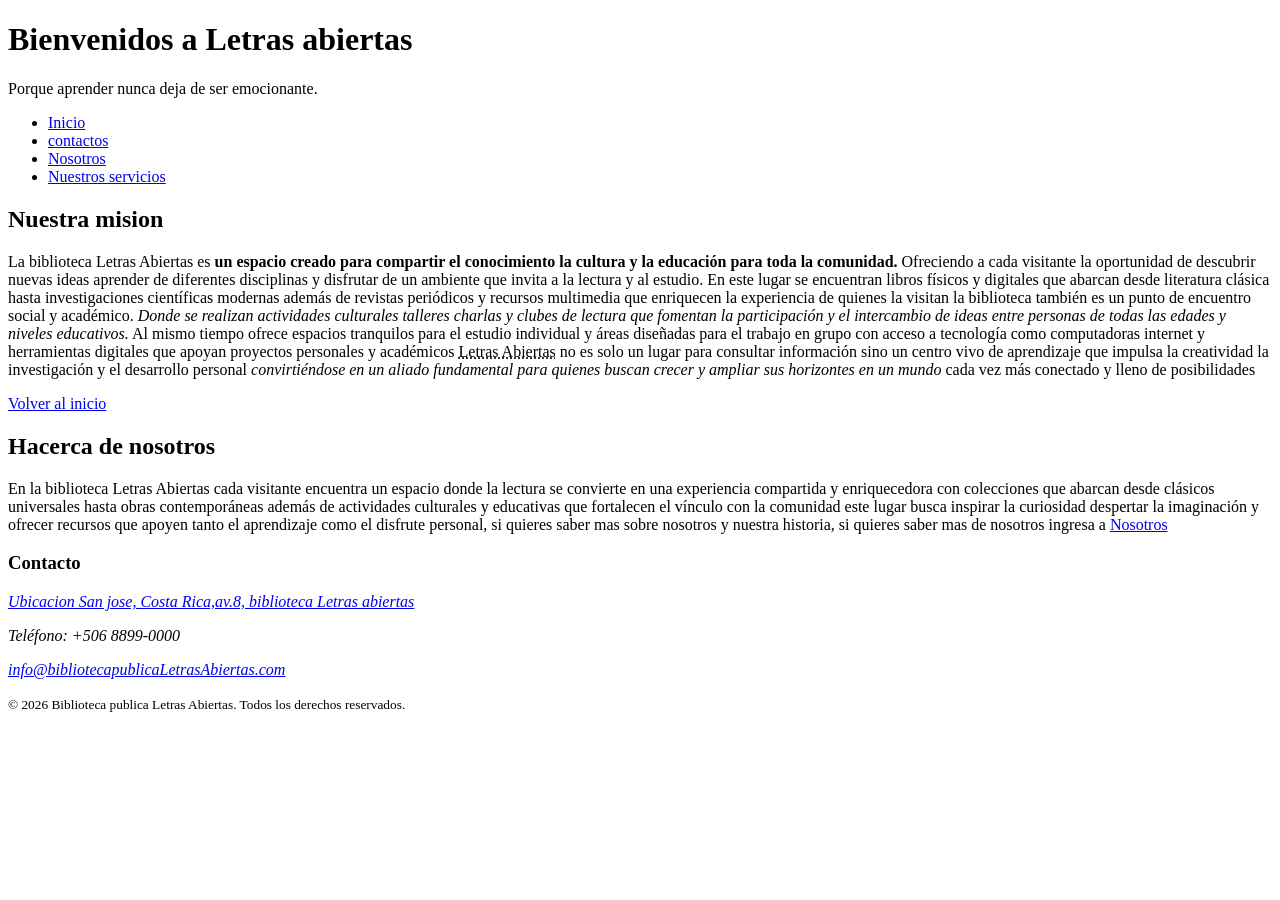
<file: ac1-html/index.html>
<!doctype html>
<html lang="es">

<head>
    <meta charset="UTF-8" >
    <meta name="viewport" content="width=device-width, initial-scale=1.0" >
    <meta name="author" content="Jennifer Vargas Gutierrez" >
    <meta name="description"
        content="La biblioteca Letras abiertas es una bilioteca de uso publico, se ofrece una gran variedad de libros y informacion para todo tipo de publico,abierto para Jovenes y personas adultas mayores,personas interesadas en el aprendizaje, lectura, conocimiento y actividades que se comparten de forma cultural ">
    <meta name="keywords" content="Leer, Libros,conocimiento,bibliografía,autor, poesía, aprendizaje, conocimiento" >

    <title> Inicio | Letras Abiertas </title>
    <link rel="icon" href="recursos/Librosfavicon.ico" type="image/icon">
</head>

<!--Inicio de el body-->
<body>
    <!--Inicio de el header-->
    <header id="menu">
        <!--Titulo de la pagina  Y slogan de la pagina-->
        <h1>Bienvenidos a Letras abiertas</h1>
        <p>Porque aprender nunca deja de ser emocionante.</p>

        <!--Menu de la pagina con listas desordenadas-->
        <nav>
            <ul>
                <!--Direccion de paginas dentro de el menu-->
                <li><a href="index.html">Inicio</a></li>
                <li><a href="contactos.html">contactos</a></li>
                <li><a href="nosotros.html">Nosotros</a></li>
                <li><a href="servicios.html">Nuestros servicios</a></li>
            </ul>
        </nav>
    </header>


    <!--Inicio de el main-->
<!--Contenido principal de la pagina-->
    <main>
        <h2 id="Contenido-uno">Nuestra mision</h2>
        <p>La biblioteca Letras Abiertas es <strong>un espacio creado para compartir el conocimiento la cultura y la educación para toda la comunidad.</strong> Ofreciendo a cada visitante la oportunidad de descubrir nuevas ideas aprender de diferentes disciplinas y disfrutar de un ambiente que invita a la lectura y al estudio. En este lugar se encuentran libros físicos y digitales que abarcan desde literatura clásica hasta investigaciones científicas modernas además de revistas periódicos y recursos multimedia que enriquecen la experiencia de quienes la visitan la biblioteca también es un punto de encuentro social y académico. <em>Donde se realizan actividades culturales talleres charlas y clubes de lectura que fomentan la participación y el intercambio de ideas entre personas de todas las edades y niveles educativos.</em> Al mismo tiempo ofrece espacios tranquilos para el estudio individual y áreas diseñadas para el trabajo en grupo con acceso a tecnología como computadoras internet y herramientas digitales que apoyan proyectos personales y académicos <abbr title="Biblioteca letras abiertas">Letras Abiertas</abbr> no es solo un lugar para consultar información sino un centro vivo de aprendizaje que impulsa la creatividad la investigación y el desarrollo personal<cite> convirtiéndose en un aliado fundamental para quienes buscan crecer y ampliar sus horizontes en un mundo</cite> cada vez más conectado y lleno de posibilidades</p>

    </main>
    <!--Almoadilla para regresar a el boton menu-->
     <a href="#menu">Volver al inicio</a>

<!--Contenido secundario -->
    <article id="Contenido-dos">
        <h2>Hacerca de nosotros</h2>
        <p>En la biblioteca Letras Abiertas cada visitante encuentra un espacio donde la lectura se convierte en una experiencia compartida y enriquecedora con colecciones que abarcan desde clásicos universales hasta obras contemporáneas además de actividades culturales y educativas que fortalecen el vínculo con la comunidad este lugar busca inspirar la curiosidad despertar la imaginación y ofrecer recursos que apoyen tanto el aprendizaje como el disfrute personal, si quieres saber mas sobre nosotros y nuestra historia, si quieres saber mas de nosotros ingresa a <a href="nosotros.html">Nosotros</a> </p>

    </article>








<!--Inicio de el footer-->
<footer id="pie">
      <h3>Contacto</h3>

      <address>
        <a
          href="https://maps.app.goo.gl/NpQCwGDfZ4486R2JA"
          target="_blank"
          rel="noopener noreferrer"
          >Ubicacion San jose, Costa Rica,av.8, biblioteca Letras abiertas</a
        >
        <p>Teléfono: +506 8899-0000</p>
        <a href="mailto:info@bibliotecapublicaLetrasAbiertas.com">info@bibliotecapublicaLetrasAbiertas.com</a>
      </address>

      <p>
        <small
          >&copy; 2026 Biblioteca publica Letras Abiertas. Todos los derechos reservados.</small
        >
      </p>
    </footer>
  </body>
</html>
</file>
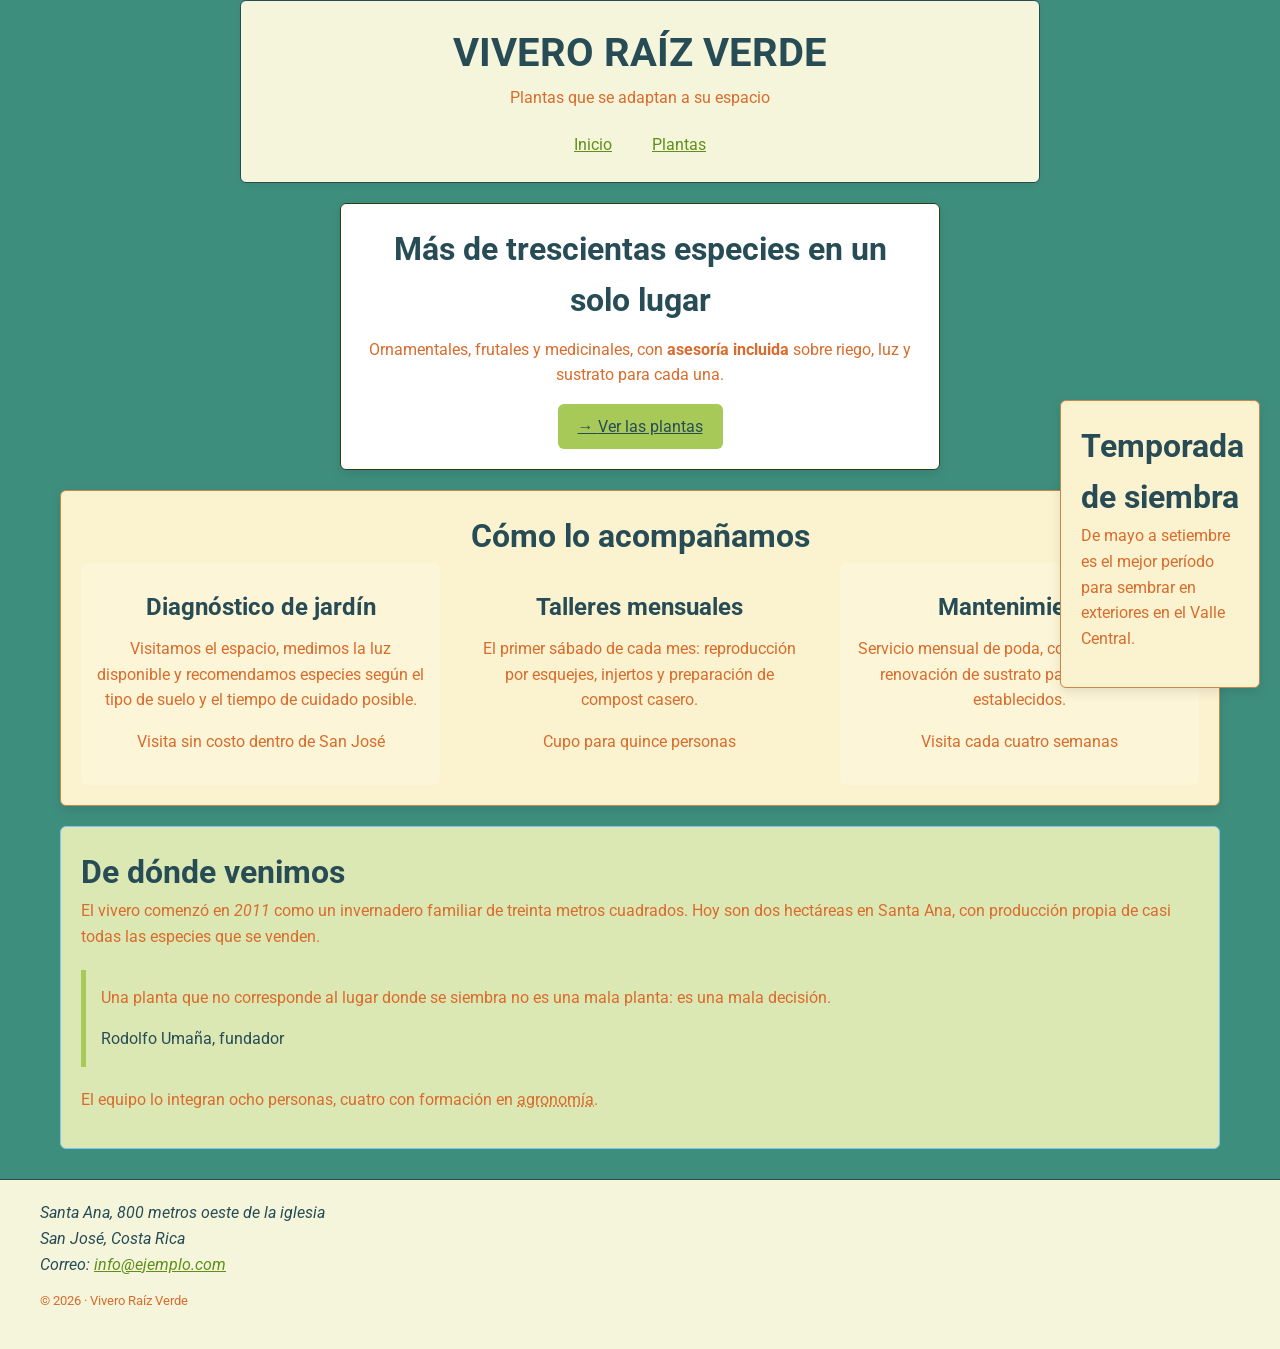
<file: ac2-css-20p/index.html>
<!DOCTYPE html>
<html lang="es">

<head>
  <meta charset="UTF-8">
  <meta name="viewport" content="width=device-width, initial-scale=1.0">
  <meta name="author" content="Escriba aquí su nombre completo">
  <meta name="description" content="Vivero Raíz Verde: plantas, asesoría y talleres de jardinería.">
  <meta name="keywords" content="vivero, plantas, jardinería, talleres, Costa Rica">

  <title>Inicio | Vivero Raíz Verde</title>

  <link rel="icon" href="recursos/favicon.png" type="image/png">
  <link rel="stylesheet" href="estilos.css/estilos.css">
  <!-- ═══════════════════════════════════════════════════════════════
       AQUÍ SE ENLAZA LA HOJA DE ESTILOS QUE USTED DEBE CREAR.

       
       El archivo debe llamarse  css/estilos.css
       ═══════════════════════════════════════════════════════════════ -->

</head>

<body>

  <!-- ═══ CABECERA ═══ -->
  <header id="cabecera">
    <div class="identidad">
      <h1>Vivero Raíz Verde</h1>
      <p class="frase">Plantas que se adaptan a su espacio</p>
    </div>

    <nav class="navegacion">
      <ul>
        <li><a href="index.html" class="pagina-actual">Inicio</a></li>
        <li><a href="plantas.html">Plantas</a></li>
      </ul>
    </nav>
  </header>

  <!-- ═══ CONTENIDO PRINCIPAL ═══ -->
  <main id="principal">

    <!-- Zona de presentación -->
    <section id="bienvenida" class="destacado">
      <h2>Más de trescientas especies en un solo lugar</h2>
      <p class="destacado-texto">
        Ornamentales, frutales y medicinales, con <strong>asesoría incluida</strong>
        sobre riego, luz y sustrato para cada una.
      </p>
      <a href="plantas.html" class="accion accion-primaria">Ver las plantas</a>
    </section>

    <!-- Tres bloques para maquetar en fila -->
    <section id="servicios">
      <h2>Cómo lo acompañamos</h2>

      <div class="bloques-servicio">

        <article class="bloque">
          <h3>Diagnóstico de jardín</h3>
          <p>
            Visitamos el espacio, medimos la luz disponible y recomendamos
            especies según el tipo de suelo y el tiempo de cuidado posible.
          </p>
          <p class="bloque-nota">Visita sin costo dentro de San José</p>
        </article>

        <article class="bloque">
          <h3>Talleres mensuales</h3>
          <p>
            El primer sábado de cada mes: reproducción por esquejes, injertos
            y preparación de compost casero.
          </p>
          <p class="bloque-nota">Cupo para quince personas</p>
        </article>

        <article class="bloque">
          <h3>Mantenimiento</h3>
          <p>
            Servicio mensual de poda, control de plagas y renovación de
            sustrato para jardines ya establecidos.
          </p>
          <p class="bloque-nota">Visita cada cuatro semanas</p>
        </article>

      </div>
    </section>

    <!-- Contenido con cita -->
    <section id="origen">
      <h2>De dónde venimos</h2>

      <p>
        El vivero comenzó en <em>2011</em> como un invernadero familiar de
        treinta metros cuadrados. Hoy son dos hectáreas en Santa Ana, con
        producción propia de casi todas las especies que se venden.
      </p>

      <blockquote class="testimonio">
        <p>
          Una planta que no corresponde al lugar donde se siembra no es
          una mala planta: es una mala decisión.
        </p>
        <footer class="testimonio-autoria">Rodolfo Umaña, fundador</footer>
      </blockquote>

      <p>
        El equipo lo integran ocho personas, cuatro con formación en
        <abbr title="Ingeniería Agronómica">agronomía</abbr>.
      </p>
    </section>

  </main>

  <!-- ═══ CONTENIDO SECUNDARIO ═══ -->
  <aside id="nota" class="recuadro-nota">
    <h2>Temporada de siembra</h2>
    <p>
      De mayo a setiembre es el mejor período para sembrar en exteriores
      en el Valle Central.
    </p>
  </aside>

  <!-- ═══ PIE ═══ -->
  <footer id="pie">
    <div class="contenido-pie">
      <address class="direccion">
        Santa Ana, 800 metros oeste de la iglesia<br>
        San José, Costa Rica<br>
        Correo: <a href="mailto:info@ejemplo.com">info@ejemplo.com</a>
      </address>

      <p class="derechos"><small>&copy; 2026 · Vivero Raíz Verde</small></p>
    </div>
  </footer>

</body>

</html>
</file>
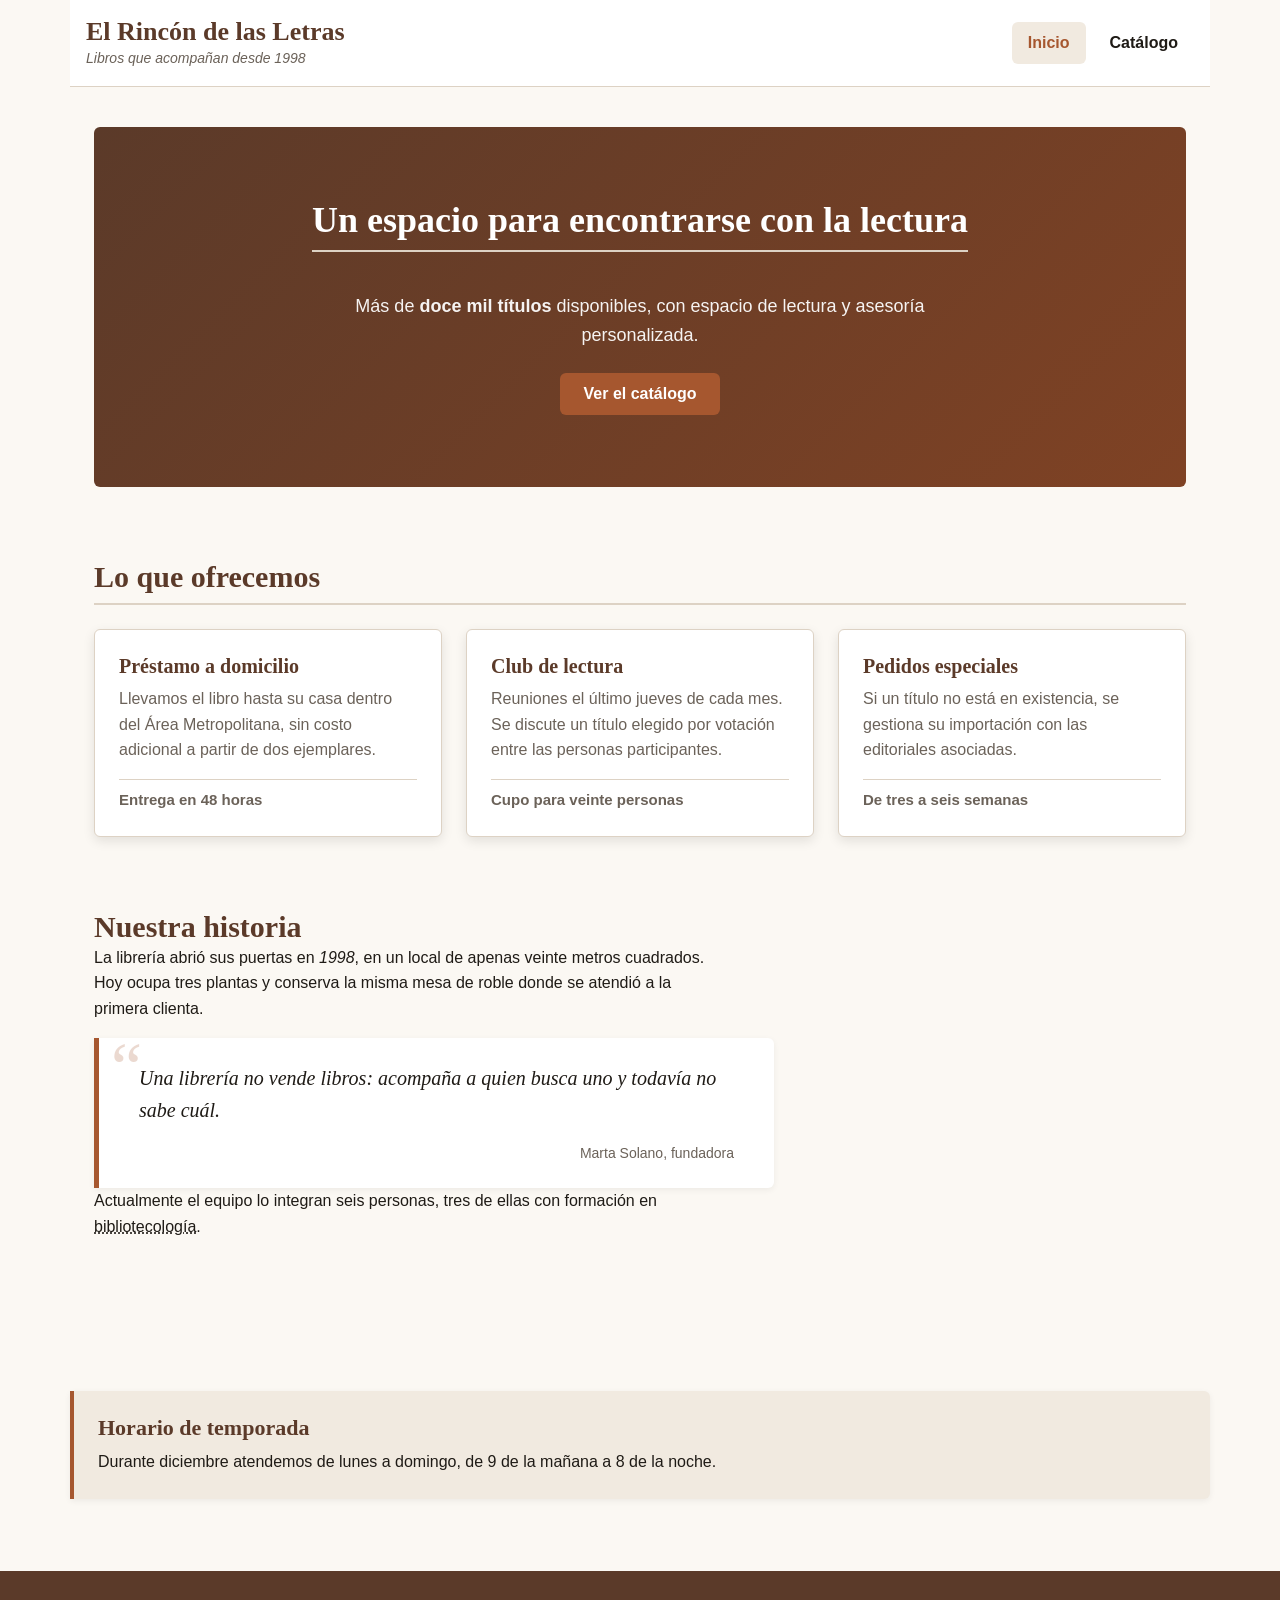
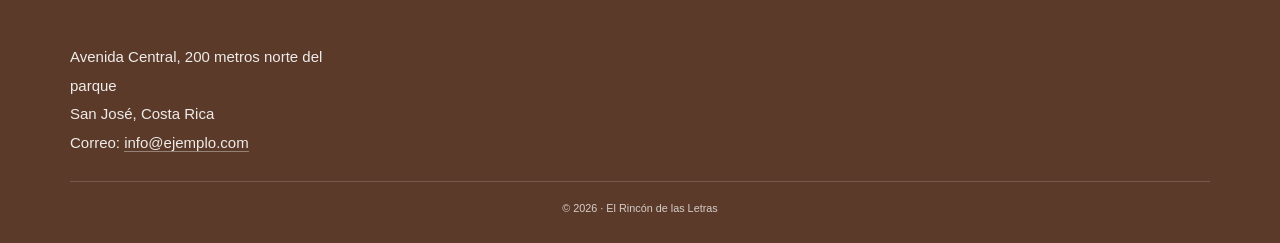
<file: act2-css/index.html>
<!DOCTYPE html>
<html lang="es">

<head>
  <meta charset="UTF-8">
  <meta name="viewport" content="width=device-width, initial-scale=1.0">
  <meta name="author" content="Escriba aquí su nombre completo">
  <meta name="description" content="Librería El Rincón de las Letras: catálogo, servicios y contacto.">
  <meta name="keywords" content="librería, libros, lectura, catálogo, Costa Rica">

  <title>Inicio | El Rincón de las Letras</title>

  <link rel="icon" href="recursos/favicon.png" type="image/png">
<link rel="stylesheet" href="css/estilos.css">
  <!--AQUÍ SE ENLAZA LA HOJA DE ESTILOS QUE USTED DEBE CREAR.
       El archivo debe llamarse  css/estilos.css -->

</head>

<body>

  <!--CABECERA-->
  <header id="cabecera">
    <div class="marca">
      <h1>El Rincón de las Letras</h1>
      <p class="lema">Libros que acompañan desde 1998</p>
    </div>

    <nav class="menu-principal">
      <ul>
        <li><a href="index.html" class="enlace-activo">Inicio</a></li>
        <li><a href="catalogo.html">Catálogo</a></li>
      </ul>
    </nav>
  </header>

  <!--CONTENIDO PRINCIPAL-->
  <main id="contenido">

    <!-- Zona de presentación -->
    <section id="portada" class="hero">
      <h2>Un espacio para encontrarse con la lectura</h2>
      <p class="hero-texto">
        Más de <strong>doce mil títulos</strong> disponibles, con espacio
        de lectura y asesoría personalizada.
      </p>
      <a href="catalogo.html" class="boton boton-principal">Ver el catálogo</a>
    </section>

    <!-- Tres bloques para maquetar en fila -->
    <section id="servicios">
      <h2>Lo que ofrecemos</h2>

      <div class="rejilla-servicios">

        <article class="tarjeta">
          <h3>Préstamo a domicilio</h3>
          <p>
            Llevamos el libro hasta su casa dentro del Área Metropolitana,
            sin costo adicional a partir de dos ejemplares.
          </p>
          <p class="tarjeta-pie">Entrega en 48 horas</p>
        </article>

        <article class="tarjeta">
          <h3>Club de lectura</h3>
          <p>
            Reuniones el último jueves de cada mes. Se discute un título
            elegido por votación entre las personas participantes.
          </p>
          <p class="tarjeta-pie">Cupo para veinte personas</p>
        </article>

        <article class="tarjeta">
          <h3>Pedidos especiales</h3>
          <p>
            Si un título no está en existencia, se gestiona su importación
            con las editoriales asociadas.
          </p>
          <p class="tarjeta-pie">De tres a seis semanas</p>
        </article>

      </div>
    </section>

    <!-- Contenido con cita -->
    <section id="historia">
      <h2>Nuestra historia</h2>

      <p>
        La librería abrió sus puertas en <em>1998</em>, en un local de
        apenas veinte metros cuadrados. Hoy ocupa tres plantas y conserva
        la misma mesa de roble donde se atendió a la primera clienta.
      </p>

      <blockquote class="cita">
        <p>
          Una librería no vende libros: acompaña a quien busca uno y
          todavía no sabe cuál.
        </p>
        <footer class="cita-autoria">Marta Solano, fundadora</footer>
      </blockquote>

      <p>
        Actualmente el equipo lo integran seis personas, tres de ellas
        con formación en <abbr title="Bibliotecología">bibliotecología</abbr>.
      </p>
    </section>

  </main>

  <!--CONTENIDO SECUNDARIO -->
  <aside id="aviso" class="panel-aviso">
    <h2>Horario de temporada</h2>
    <p>
      Durante diciembre atendemos de lunes a domingo, de 9 de la mañana
      a 8 de la noche.
    </p>
  </aside>

  <!-- PIE -->
  <footer id="pie">
    <div class="pie-contenido">
      <address class="datos-contacto">
        Avenida Central, 200 metros norte del parque<br>
        San José, Costa Rica<br>
        Correo: <a href="mailto:info@ejemplo.com">info@ejemplo.com</a>
      </address>

      <p class="creditos"><small>&copy; 2026 · El Rincón de las Letras</small></p>
    </div>
  </footer>

</body>

</html>
</file>
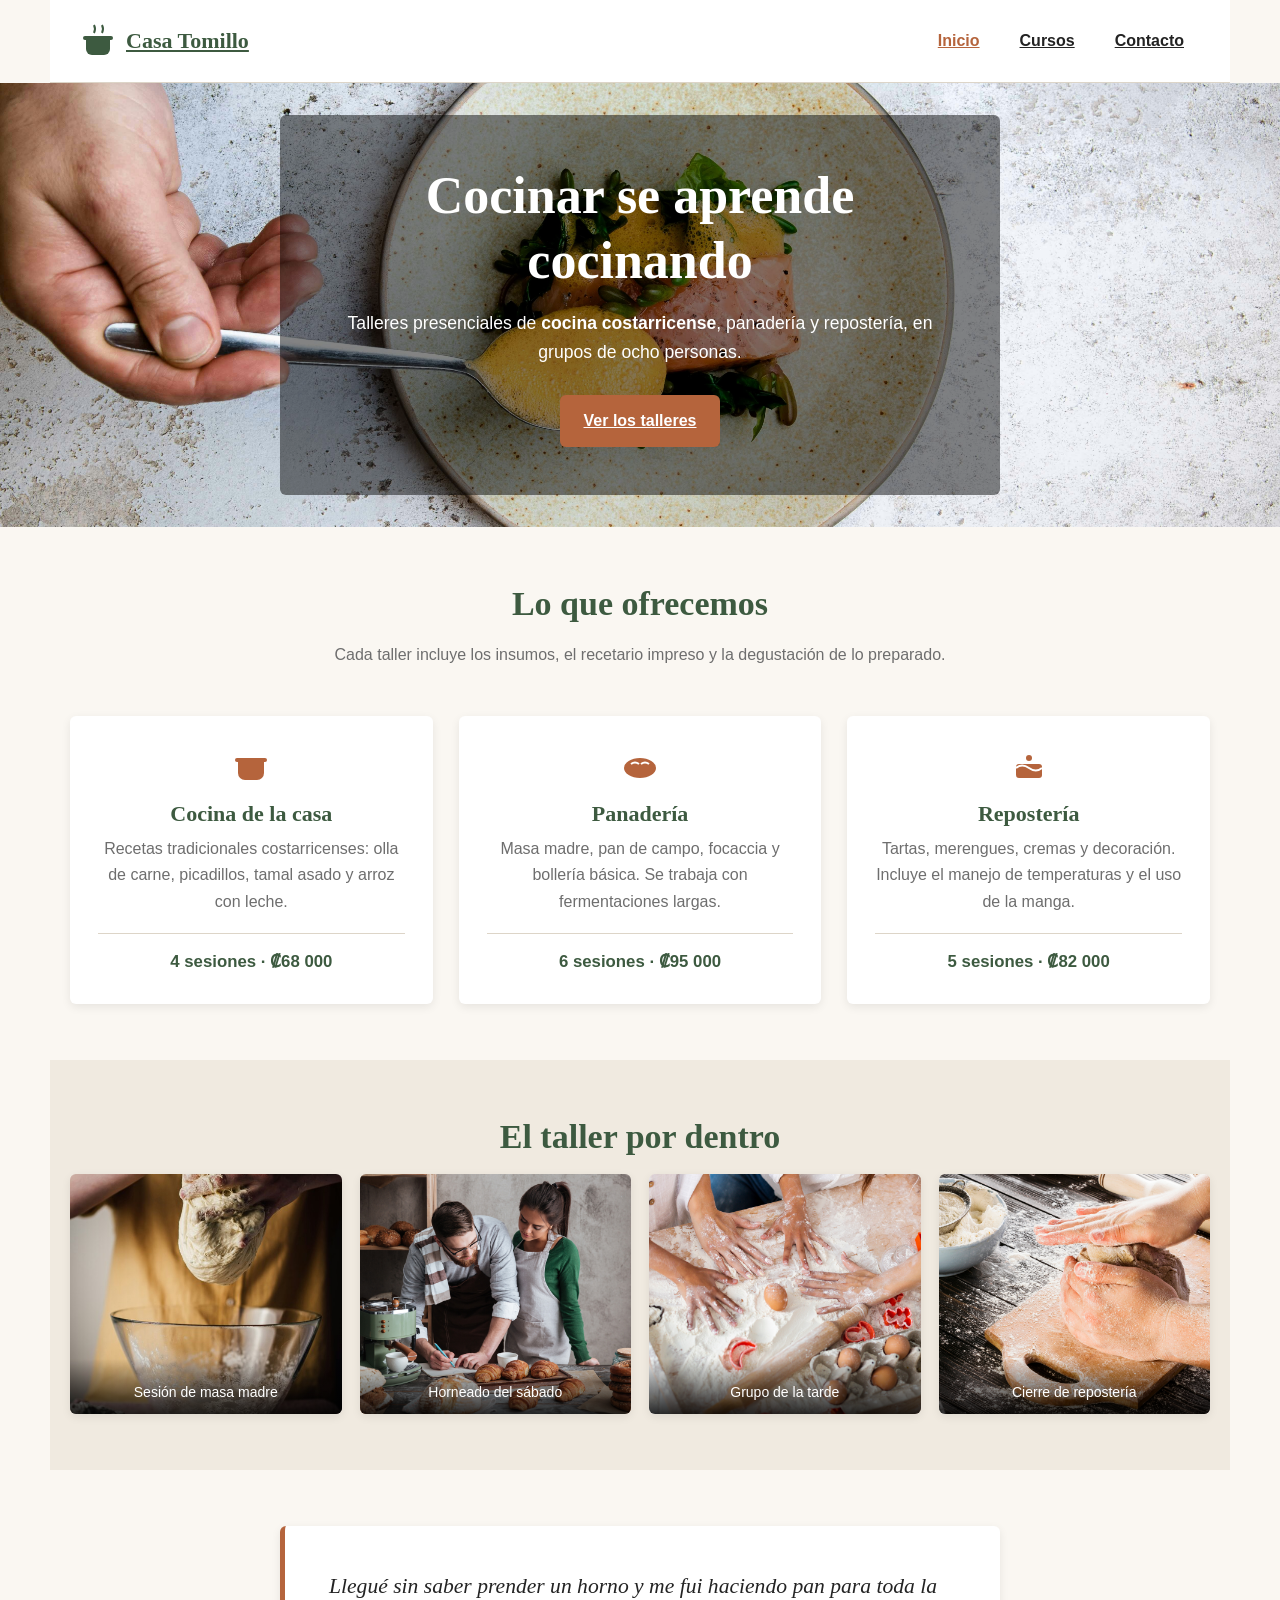
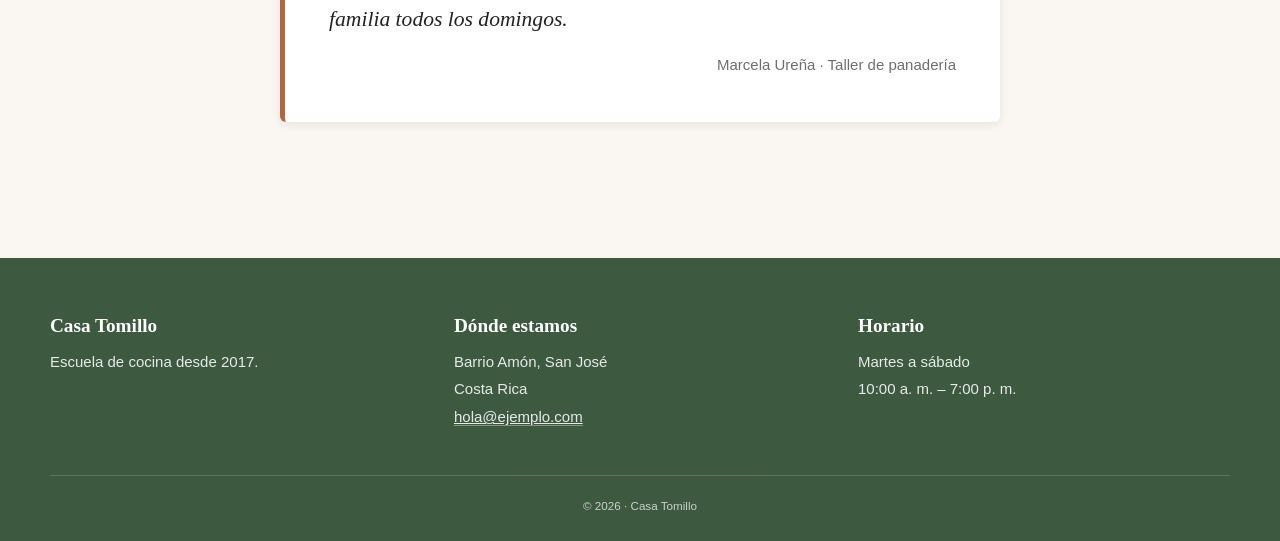
<file: act3-responsive/index.html>
<!DOCTYPE html>
<html lang="es">

<head>
  <meta charset="UTF-8">
  <meta name="viewport" content="width=device-width, initial-scale=1.0">
  <meta name="author" content="Escriba aquí su nombre completo">
  <meta name="description" content="Casa Tomillo: escuela de cocina con talleres presenciales en San José.">
  <meta name="keywords" content="cocina, talleres, escuela, gastronomía, Costa Rica">

  <title>Inicio | Casa Tomillo</title>

  <link rel="icon" href="recursos/favicon.png" type="image/png">
  <link rel="stylesheet" href="estilos/estilos.css">
</head>

<body>

  <!-- ═══ CABECERA · igual en las tres páginas ═══ -->
  <header id="cabecera" class="cabecera">

    <a href="index.html" class="marca">

      <svg class="marca-icono" width="36" height="36" viewBox="0 0 36 36" xmlns="http://www.w3.org/2000/svg" role="img"
        aria-label="Logo de Casa Tomillo: una olla con vapor">

        <path d="M6 16 h24 v10 a6 6 0 0 1 -6 6 h-12 a6 6 0 0 1 -6 -6 z" fill="currentColor" />

        <rect x="3" y="13" width="30" height="4" rx="2" fill="currentColor" />

        <path d="M14 10 q2 -4 0 -8" stroke="currentColor" stroke-width="2" fill="none" />

        <path d="M22 10 q2 -4 0 -8" stroke="currentColor" stroke-width="2" fill="none" />
      </svg>

      <span class="marca-texto">Casa Tomillo</span>

    </a>

    <nav class="navegacion" aria-label="Navegación principal">

      <ul class="menu">

        <li>
          <a href="index.html" class="menu-enlace activo">Inicio</a>
        </li>

        <li>
          <a href="cursos.html" class="menu-enlace">Cursos</a>
        </li>

        <li>
          <a href="contacto.html" class="menu-enlace">Contacto</a>
        </li>

      </ul>

    </nav>

  </header>


  <main id="contenido">

    <!-- ═══ PORTADA ═══ -->
    <section id="portada" class="portada">

      <div class="portada-caja">

        <h1 class="portada-titulo">
          Cocinar se aprende cocinando
        </h1>

        <p class="portada-bajada">
          Talleres presenciales de <strong>cocina costarricense</strong>,
          panadería y repostería, en grupos de ocho personas.
        </p>

        <a href="cursos.html" class="boton boton-principal">
          Ver los talleres
        </a>

      </div>

    </section>


    <!-- ═══ TRES PROPUESTAS · maquetadas con Flexbox ═══ -->
    <section id="propuestas" class="seccion">

      <h2 class="seccion-titulo">
        Lo que ofrecemos
      </h2>

      <p class="seccion-entrada">
        Cada taller incluye los insumos, el recetario impreso y la degustación
        de lo preparado.
      </p>

      <div class="fila-propuestas">

        <article class="tarjeta">

          <svg class="tarjeta-icono" width="42" height="42" viewBox="0 0 42 42" xmlns="http://www.w3.org/2000/svg"
            role="img" aria-label="Icono de olla">

            <path d="M8 18 h26 v11 a7 7 0 0 1 -7 7 h-12 a7 7 0 0 1 -7 -7 z" fill="currentColor" />

            <rect x="5" y="14" width="32" height="4" rx="2" fill="currentColor" />

          </svg>

          <h3 class="tarjeta-titulo">
            Cocina de la casa
          </h3>

          <p class="tarjeta-texto">
            Recetas tradicionales costarricenses: olla de carne, picadillos,
            tamal asado y arroz con leche.
          </p>

          <p class="tarjeta-dato">
            4 sesiones · ₡68 000
          </p>

        </article>


        <article class="tarjeta">

          <svg class="tarjeta-icono" width="42" height="42" viewBox="0 0 42 42" xmlns="http://www.w3.org/2000/svg"
            role="img" aria-label="Icono de pan">

            <ellipse cx="21" cy="24" rx="16" ry="10" fill="currentColor" />

            <path d="M12 20 q4 -3 8 0 M22 20 q4 -3 8 0" stroke="#FFFFFF" stroke-width="2" fill="none" />

          </svg>

          <h3 class="tarjeta-titulo">
            Panadería
          </h3>

          <p class="tarjeta-texto">
            Masa madre, pan de campo, focaccia y bollería básica. Se trabaja
            con fermentaciones largas.
          </p>

          <p class="tarjeta-dato">
            6 sesiones · ₡95 000
          </p>

        </article>


        <article class="tarjeta">

          <svg class="tarjeta-icono" width="42" height="42" viewBox="0 0 42 42" xmlns="http://www.w3.org/2000/svg"
            role="img" aria-label="Icono de pastel">

            <rect x="8" y="20" width="26" height="14" rx="3" fill="currentColor" />

            <path d="M8 24 q6 -5 13 0 q7 5 13 0" stroke="#FFFFFF" stroke-width="2" fill="none" />

            <circle cx="21" cy="14" r="3" fill="currentColor" />

          </svg>

          <h3 class="tarjeta-titulo">
            Repostería
          </h3>

          <p class="tarjeta-texto">
            Tartas, merengues, cremas y decoración. Incluye el manejo de
            temperaturas y el uso de la manga.
          </p>

          <p class="tarjeta-dato">
            5 sesiones · ₡82 000
          </p>

        </article>

      </div>

    </section>


    <!-- ═══ GALERÍA · maquetada con Grid ═══ -->
    <section id="galeria" class="seccion seccion-alterna">

      <h2 class="seccion-titulo">
        El taller por dentro
      </h2>

      <div class="rejilla-galeria">

        <figure class="pieza">

          <picture>
            <source media="(min-width: 1000px)" srcset="./recursos/taller-1-grande.jpg">

            <source media="(min-width: 640px)" srcset="recursos/taller-1-mediana.jpg">

            <img src="recursos/taller-1-pequeña.jpg" alt="Manos amasando pan sobre una mesa de madera" width="480"
              height="320" loading="lazy">
          </picture>

          <figcaption class="pieza-pie">
            Sesión de masa madre
          </figcaption>

        </figure>


        <figure class="pieza">

          <picture>
            <source media="(min-width: 1000px)" srcset="recursos/taller-2-grande.jpg">

            <source media="(min-width: 640px)" srcset="recursos/taller-2-mediana.jpg">

            <img src="recursos/taller-2-pequeña.jpg" alt="Bandeja de panes recién horneados" width="480" height="320"
              loading="lazy">
          </picture>

          <figcaption class="pieza-pie">
            Horneado del sábado
          </figcaption>

        </figure>


        <figure class="pieza">

          <picture>
            <source media="(min-width: 1000px)" srcset="recursos/taller-3-grande.jpg">

            <source media="(min-width: 640px)" srcset="recursos/taller-3-mediana.jpg">

            <img src="recursos/taller-3-pequeña.jpg" alt="Grupo de participantes cocinando en la mesa central"
              width="480" height="320" loading="lazy">
          </picture>

          <figcaption class="pieza-pie">
            Grupo de la tarde
          </figcaption>

        </figure>


        <figure class="pieza">

          <picture>
            <source media="(min-width: 1000px)" srcset="recursos/taller-4-grande.jpg">

            <source media="(min-width: 640px)" srcset="recursos/taller-4-mediana.jpg">

            <img src="recursos/taller-4-pequeña.jpg" alt="Detalle de una tarta decorada con frutas" width="480"
              height="320" loading="lazy">
          </picture>

          <figcaption class="pieza-pie">
            Cierre de repostería
          </figcaption>

        </figure>

      </div>

    </section>


    <!-- ═══ TESTIMONIO ═══ -->
    <section id="testimonio" class="seccion">

      <blockquote class="cita">

        <p class="cita-texto">
          Llegué sin saber prender un horno y me fui haciendo pan para toda
          la familia todos los domingos.
        </p>

        <footer class="cita-autoria">
          Marcela Ureña · Taller de panadería
        </footer>

      </blockquote>

    </section>

  </main>


  <!-- ═══ PIE · igual en las tres páginas ═══ -->
  <footer id="pie" class="pie">

    <div class="pie-columnas">

      <div class="pie-bloque">

        <h2 class="pie-titulo">
          Casa Tomillo
        </h2>

        <p class="pie-texto">
          Escuela de cocina desde 2017.
        </p>

      </div>


      <div class="pie-bloque">

        <h2 class="pie-titulo">
          Dónde estamos
        </h2>

        <address class="pie-datos">

          Barrio Amón, San José<br>
          Costa Rica<br>

          <a href="mailto:hola@ejemplo.com" class="pie-enlace">
            hola@ejemplo.com
          </a>

        </address>

      </div>


      <div class="pie-bloque">

        <h2 class="pie-titulo">
          Horario
        </h2>

        <p class="pie-texto">
          Martes a sábado<br>
          10:00 a. m. – 7:00 p. m.
        </p>

      </div>

    </div>


    <p class="pie-creditos">
      <small>&copy; 2026 · Casa Tomillo</small>
    </p>

  </footer>

</body>

</html>
</file>
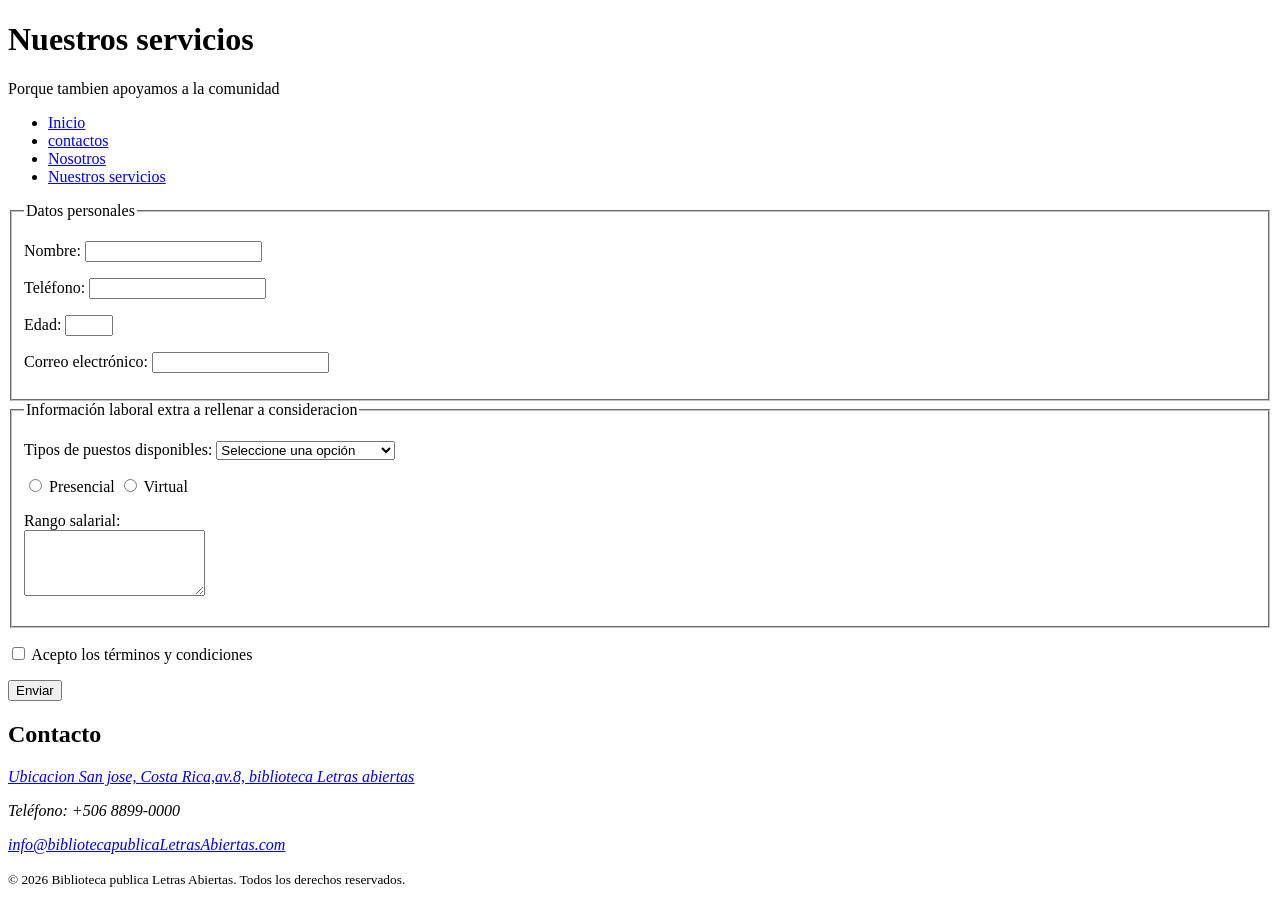
<file: ac1-html/contactos.html>
<!doctype html>
<html lang="es">

<head>
    <meta charset="UTF-8">
    <meta name="viewport" content="width=device-width, initial-scale=1.0">
    <meta name="author" content="Jennifer Vargas Gutierrez">
    <meta name="description"
        content="La biblioteca Letras abiertas es una bilioteca de uso publico, se ofrece una gran variedad de libros y informacion para todo tipo de publico,abierto para Jovenes y personas adultas mayores,personas interesadas en el aprendizaje, lectura, conocimiento y actividades que se comparten de forma cultural ">
    <meta name="keywords" content="Leer, Libros,conocimiento,bibliografía,autor, poesía, aprendizaje, conocimiento">

    <title> Inicio | Letras Abiertas </title>
    <link rel="icon" href="recursos/Librosfavicon.ico" type="image/icon">
</head>

<!--Inicio de el body-->

<body>
    <!--Inicio de el header-->
    <header>
        <!--Titulo de la pagina  Y slogan de la pagina-->
        <h1>Nuestros servicios</h1>
        <p>Porque tambien apoyamos a la comunidad</p>

        <!--Menu de la pagina con listas desordenadas-->
        <nav>
            <ul>
                <!--Direccion de paginas dentro de el menu-->
                <li><a href="index.html">Inicio</a></li>
                <li><a href="contactos.html">contactos</a></li>
                <li><a href="nosotros.html">Nosotros</a></li>
                <li><a href="servicios.html">Nuestros servicios</a></li>
            </ul>
        </nav>
    </header>

    <main>
        <form>
            <fieldset>
                <legend>Datos personales</legend>
                <p>
                    <label for="nombre">Nombre:</label>
                    <input type="text" id="nombre" name="nombre" required minlength="3" maxlength="30" />
                </p>
                <p>
                    <label for="telefono">Teléfono:</label>
                    <input type="tel" id="telefono" name="telefono" required pattern="[0-9]{8}"
                        title="Ingrese un número de teléfono válido de 8 dígitos" />
                </p>
                <p>
                    <label for="edad">Edad:</label>
                    <input type="number" id="edad" name="edad" min="18" max="80" step="1" required />
                </p>
                <p>
                    <label for="correo">Correo electrónico:</label>
                    <input type="email" id="correo" name="correo" required />
                </p>
            </fieldset>

            <fieldset>
                <legend>Información laboral extra a rellenar a consideracion</legend>
                <p>
                    <label for="trabajo">Tipos de puestos disponibles:</label>
                    <select id="trabajo" name="trabajo" required>
                        <option value="">Seleccione una opción</option>
                        <option value="1">Informático</option>
                        <option value="2">Técnico en mantenimiento</option>
                        <option value="3">Guardia de seguridad</option>
                        <option value="4">Conserje</option>
                        <option value="5">Bibliotecario</option>
                        <option value="6">Exportador de productos</option>
                    </select>
                </p>


               <p>
                <input type="radio" id="presencial" name="modalidad" value="presencial" required />
                <label for="presencial">Presencial</label>
                <input type="radio" id="virtual" name="modalidad" value="virtual" />
                <label for="virtual">Virtual</label>
                </p>

                <p>
                    <label for="comentarios">Rango salarial:</label><br />
                    <textarea id="comentarios" name="comentarios" rows="4" cols="20" minlength="5"
                        maxlength="400"></textarea>
                </p>
            </fieldset>

            <p>
                <input type="checkbox" id="terminos" name="terminos" required />
                <label for="terminos">Acepto los términos y condiciones</label>
            </p>

            <button type="submit">Enviar</button>
        </form>
    </main>




        <!--Inicio de el footer-->
        <footer>
            <h2>Contacto</h2>

            <address>
                <a href="https://maps.app.goo.gl/NpQCwGDfZ4486R2JA" target="_blank" rel="noopener noreferrer">Ubicacion
                    San
                    jose, Costa Rica,av.8, biblioteca Letras abiertas</a>
                <p>Teléfono: +506 8899-0000</p>
                <a href="mailto:info@bibliotecapublicaLetrasAbiertas.com">info@bibliotecapublicaLetrasAbiertas.com</a>
            </address>

            <p>
                <small>&copy; 2026 Biblioteca publica Letras Abiertas. Todos los derechos reservados.</small>
            </p>
        </footer>
</body>

</html>
</file>
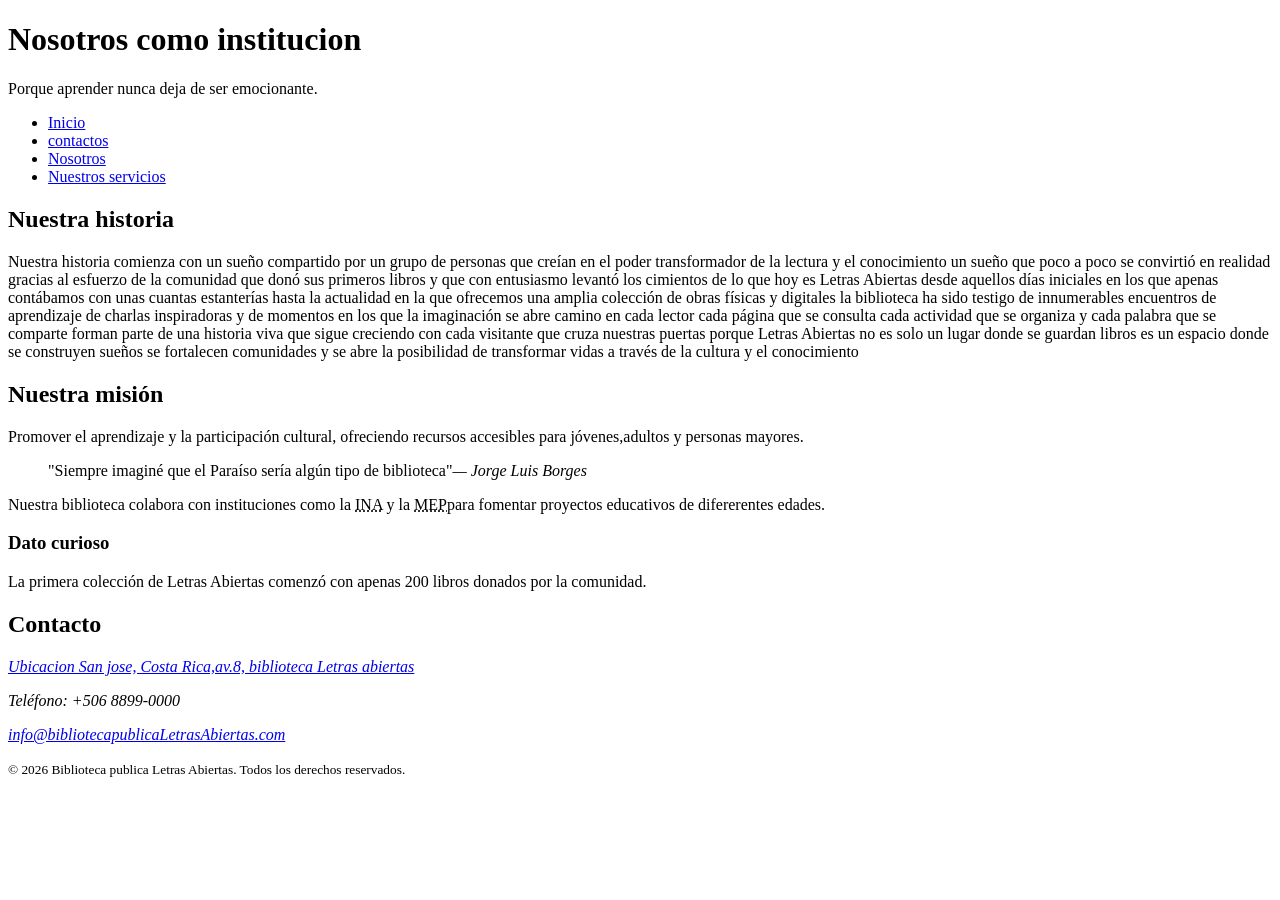
<file: ac1-html/nosotros.html>
<!doctype html>
<html lang="es">

<head>
    <meta charset="UTF-8">
    <meta name="viewport" content="width=device-width, initial-scale=1.0">
    <meta name="author" content="Jennifer Vargas Gutierrez">
    <meta name="description"
        content="La biblioteca Letras abiertas es una bilioteca de uso publico, se ofrece una gran variedad de libros y informacion para todo tipo de publico,abierto para Jovenes y personas adultas mayores,personas interesadas en el aprendizaje, lectura, conocimiento y actividades que se comparten de forma cultural ">
    <meta name="keywords" content="Leer, Libros,conocimiento,bibliografía,autor, poesía, aprendizaje, conocimiento">

    <title> Inicio | Letras Abiertas </title>
    <link rel="icon" href="recursos/Librosfavicon.ico" type="image/icon">
</head>

<!--Inicio de el body-->

<body>
    <!--Inicio de el header-->
    <header>
        <!--Titulo de la pagina  Y slogan de la pagina-->
        <h1>Nosotros como institucion</h1>
        <p>Porque aprender nunca deja de ser emocionante.</p>

        <!--Menu de la pagina con listas desordenadas-->
        <nav>
            <ul>
                <!--Direccion de paginas dentro de el menu-->
                <li><a href="index.html">Inicio</a></li>
                <li><a href="contactos.html">contactos</a></li>
                <li><a href="nosotros.html">Nosotros</a></li>
                <li><a href="servicios.html">Nuestros servicios</a></li>
            </ul>
        </nav>
    </header>



    <main>
        <!-- D2: Dos secciones temáticas -->
        <section>
            <h2>Nuestra historia</h2>
            <p>
                Nuestra historia comienza con un sueño compartido por un grupo de personas que creían en el poder
                transformador de la lectura y el conocimiento un sueño que poco a poco se convirtió en realidad
                gracias al esfuerzo de la comunidad que donó sus primeros libros y que con entusiasmo levantó los
                cimientos de lo que hoy es Letras Abiertas desde aquellos días iniciales en los que apenas
                contábamos con unas cuantas estanterías hasta la actualidad en la que ofrecemos una amplia colección
                de obras físicas y digitales la biblioteca ha sido testigo de innumerables encuentros de aprendizaje
                de charlas inspiradoras y de momentos en los que la imaginación se abre camino en cada lector cada
                página que se consulta cada actividad que se organiza y cada palabra que se comparte forman parte de
                una historia viva que sigue creciendo con cada visitante que cruza nuestras puertas porque Letras
                Abiertas no es solo un lugar donde se guardan libros es un espacio donde se construyen sueños se
                fortalecen comunidades y se abre la posibilidad de transformar vidas a través de la cultura y el
                conocimiento</p>
        </section>

        <section>
            <h2>Nuestra misión</h2>
            <p>Promover el aprendizaje y la participación cultural, ofreciendo recursos accesibles para jóvenes,adultos
                y personas mayores.</p>


            <blockquote>"Siempre imaginé que el Paraíso sería algún tipo de biblioteca"<cite>— Jorge Luis Borges</cite>
</blockquote></section>




        <!--Abreviaturas -->
        <p>
            Nuestra biblioteca colabora con instituciones como la
            <abbr title="Institu Nacional De Aprendizaje ">INA</abbr> y la
            <abbr title="Ministerio de educación publica">MEP</abbr>para fomentar proyectos educativos de difererentes edades.
        </p>

        <!--Bloque secundario --> 
        <aside>
            <h3>Dato curioso</h3>
            <p>La primera colección de Letras Abiertas comenzó con apenas 200 libros donados por la comunidad.</p>
        </aside>
    </main>



    <!--Inicio de el footer-->
    <footer>
        <h2>Contacto</h2>

        <address>
            <a href="https://maps.app.goo.gl/NpQCwGDfZ4486R2JA" target="_blank" rel="noopener noreferrer">Ubicacion
                San
                jose, Costa Rica,av.8, biblioteca Letras abiertas</a>
            <p>Teléfono: +506 8899-0000</p>
            <a href="mailto:info@bibliotecapublicaLetrasAbiertas.com">info@bibliotecapublicaLetrasAbiertas.com</a>
        </address>

        <p>
            <small>&copy; 2026 Biblioteca publica Letras Abiertas. Todos los derechos reservados.</small>
        </p>
    </footer>
</body>

</html>
</file>
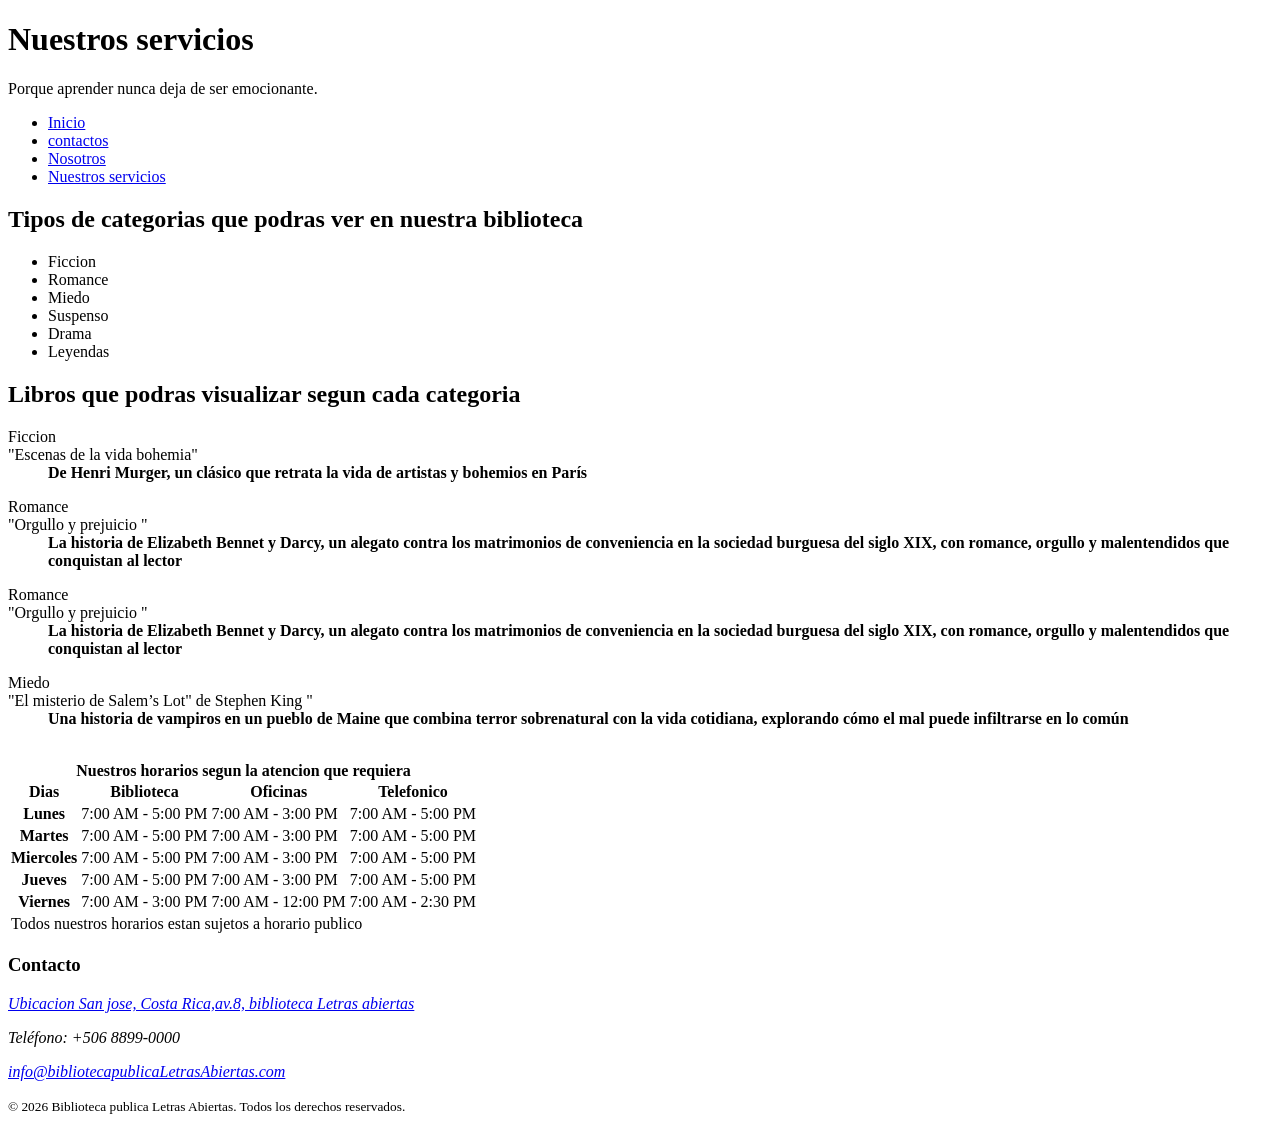
<file: ac1-html/servicios.html>
<!doctype html>
<html lang="es">

<head>
    <meta charset="UTF-8">
    <meta name="viewport" content="width=device-width, initial-scale=1.0">
    <meta name="author" content="Jennifer Vargas Gutierrez">
    <meta name="description"
        content="La biblioteca Letras abiertas es una bilioteca de uso publico, se ofrece una gran variedad de libros y informacion para todo tipo de publico,abierto para Jovenes y personas adultas mayores,personas interesadas en el aprendizaje, lectura, conocimiento y actividades que se comparten de forma cultural ">
    <meta name="keywords" content="Leer, Libros,conocimiento,bibliografía,autor, poesía, aprendizaje, conocimiento">

    <title> Inicio | Letras Abiertas </title>
    <link rel="icon" href="recursos/Librosfavicon.ico" type="image/icon">
</head>

<!--Inicio de el body-->

<body>
    <!--Inicio de el header-->
    <header>
        <!--Titulo de la pagina  Y slogan de la pagina-->
        <h1>Nuestros servicios</h1>
        <p>Porque aprender nunca deja de ser emocionante.</p>

        <!--Menu de la pagina con listas desordenadas-->
        <nav>
            <ul>
                <!--Direccion de paginas dentro de el menu-->
                <li><a href="index.html">Inicio</a></li>
                <li><a href="contactos.html">contactos</a></li>
                <li><a href="nosotros.html">Nosotros</a></li>
                <li><a href="servicios.html">Nuestros servicios</a></li>
            </ul>
        </nav>
    </header>


    <!--Contenido principal-->
    <main>
        <!--Tipos de categorias que tiene la biblioteca (lista desordenada)-->
        <h2>Tipos de categorias que podras ver en nuestra biblioteca</h2>
        <ul>
            <li>Ficcion</li>
            <li>Romance</li>
            <li>Miedo</li>
            <li>Suspenso</li>
            <li>Drama</li>
            <li>Leyendas</li>
        </ul>


        <!--Listas descriptivas -->
        <h2>Libros que podras visualizar segun cada categoria</h2>
        <dl>
            <dt>Ficcion</dt>
            <dt>"Escenas de la vida bohemia"</dt>
            <dd><strong>De Henri Murger, un clásico que retrata la vida de artistas y bohemios en París</strong></dd>
        </dl>
        <dl>
            <dt>Romance</dt>
            <dt>"Orgullo y prejuicio "</dt>
            <dd><strong> La historia de Elizabeth Bennet y Darcy, un alegato contra los matrimonios de conveniencia en
                    la sociedad burguesa del siglo XIX, con romance, orgullo y malentendidos que conquistan al
                    lector</strong></dd>
        </dl>
        <dl>
            <dt>Romance</dt>
            <dt>"Orgullo y prejuicio "</dt>
            <dd><strong> La historia de Elizabeth Bennet y Darcy, un alegato contra los matrimonios de conveniencia en
                    la sociedad burguesa del siglo XIX, con romance, orgullo y malentendidos que conquistan al
                    lector</strong></dd>
        </dl>
        <dl>
            <dt>Miedo</dt>
            <dt>"El misterio de Salem’s Lot" de Stephen King "</dt>
            <dd><strong> Una historia de vampiros en un pueblo de Maine que combina terror sobrenatural con la vida
                    cotidiana, explorando cómo el mal puede infiltrarse en lo común</strong></dd>
        </dl>

    </main>


    <br>

    <!--Horarios a dispocision publica (columnas y filas de datos)-->
    <table>
        <!--Primer elemento dentro de la tabla-->
        <caption><strong>Nuestros horarios segun la atencion que requiera</strong></caption>

        <!-- Encabezado de la tabla -->
        <thead>
            <tr>
                <th scope="col">Dias</th>
                <th scope="col">Biblioteca</th>
                <th scope="col">Oficinas</th>
                <th scope="col">Telefonico</th>
            </tr>
        </thead>

        <!-- Contenido de la tabla -->
        <tbody>
            <tr>
                <th scope="row">Lunes</th>
                <td rowspan="1">7:00 AM - 5:00 PM</td>
                <td>7:00 AM - 3:00 PM</td>
                <td>7:00 AM - 5:00 PM</td>
            </tr>

            <tr>
                <th scope="row">Martes</th>
                <td>7:00 AM - 5:00 PM</td>
                <td>7:00 AM - 3:00 PM</td>
                <td>7:00 AM - 5:00 PM</td>
            </tr>

            <tr>
                <th scope="row">Miercoles</th>
                <td>7:00 AM - 5:00 PM</td>
                <td>7:00 AM - 3:00 PM</td>
                <td>7:00 AM - 5:00 PM</td>
            </tr>


            <tr>
                <th scope="row">Jueves</th>
                <td>7:00 AM - 5:00 PM</td>
                <td>7:00 AM - 3:00 PM</td>
                <td>7:00 AM - 5:00 PM</td>
            </tr>


            <tr>
                <th scope="row">Viernes</th>
                <td>7:00 AM - 3:00 PM</td>
                <td>7:00 AM - 12:00 PM</td>
                <td>7:00 AM - 2:30 PM</td>
            </tr>

        </tbody>

        <!-- Pie de la tabla -->
        <tfoot>
            <tr>
                <td colspan="4">
                    Todos nuestros horarios estan sujetos a horario publico
                </td>
            </tr>
        </tfoot>
    </table>


    <!--Inicio de el footer-->
    <footer>
        <h3>Contacto</h3>

        <address>
            <a href="https://maps.app.goo.gl/NpQCwGDfZ4486R2JA" target="_blank" rel="noopener noreferrer">Ubicacion San
                jose, Costa Rica,av.8, biblioteca Letras abiertas</a>
            <p>Teléfono: +506 8899-0000</p>
            <a href="mailto:info@bibliotecapublicaLetrasAbiertas.com">info@bibliotecapublicaLetrasAbiertas.com</a>
        </address>

        <p>
            <small>&copy; 2026 Biblioteca publica Letras Abiertas. Todos los derechos reservados.</small>
        </p>
    </footer>
</body>
</html>
</file>
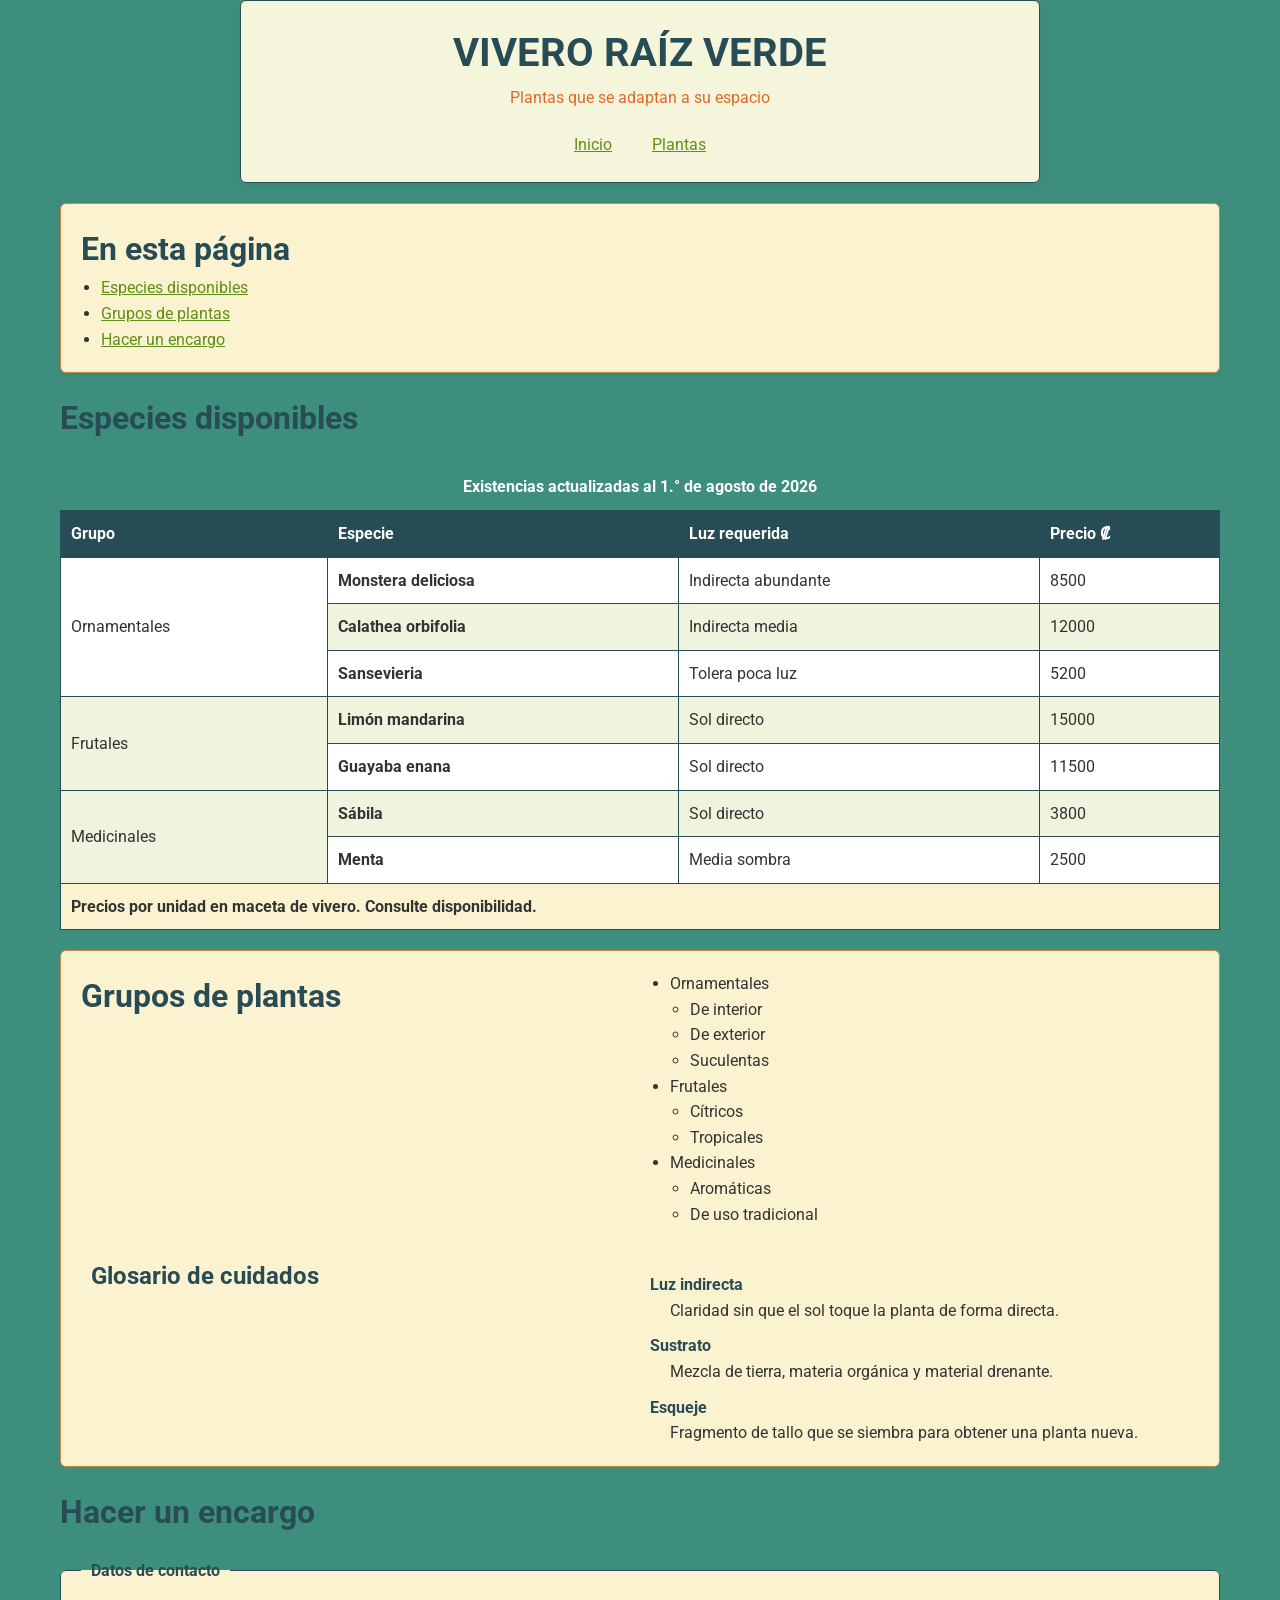
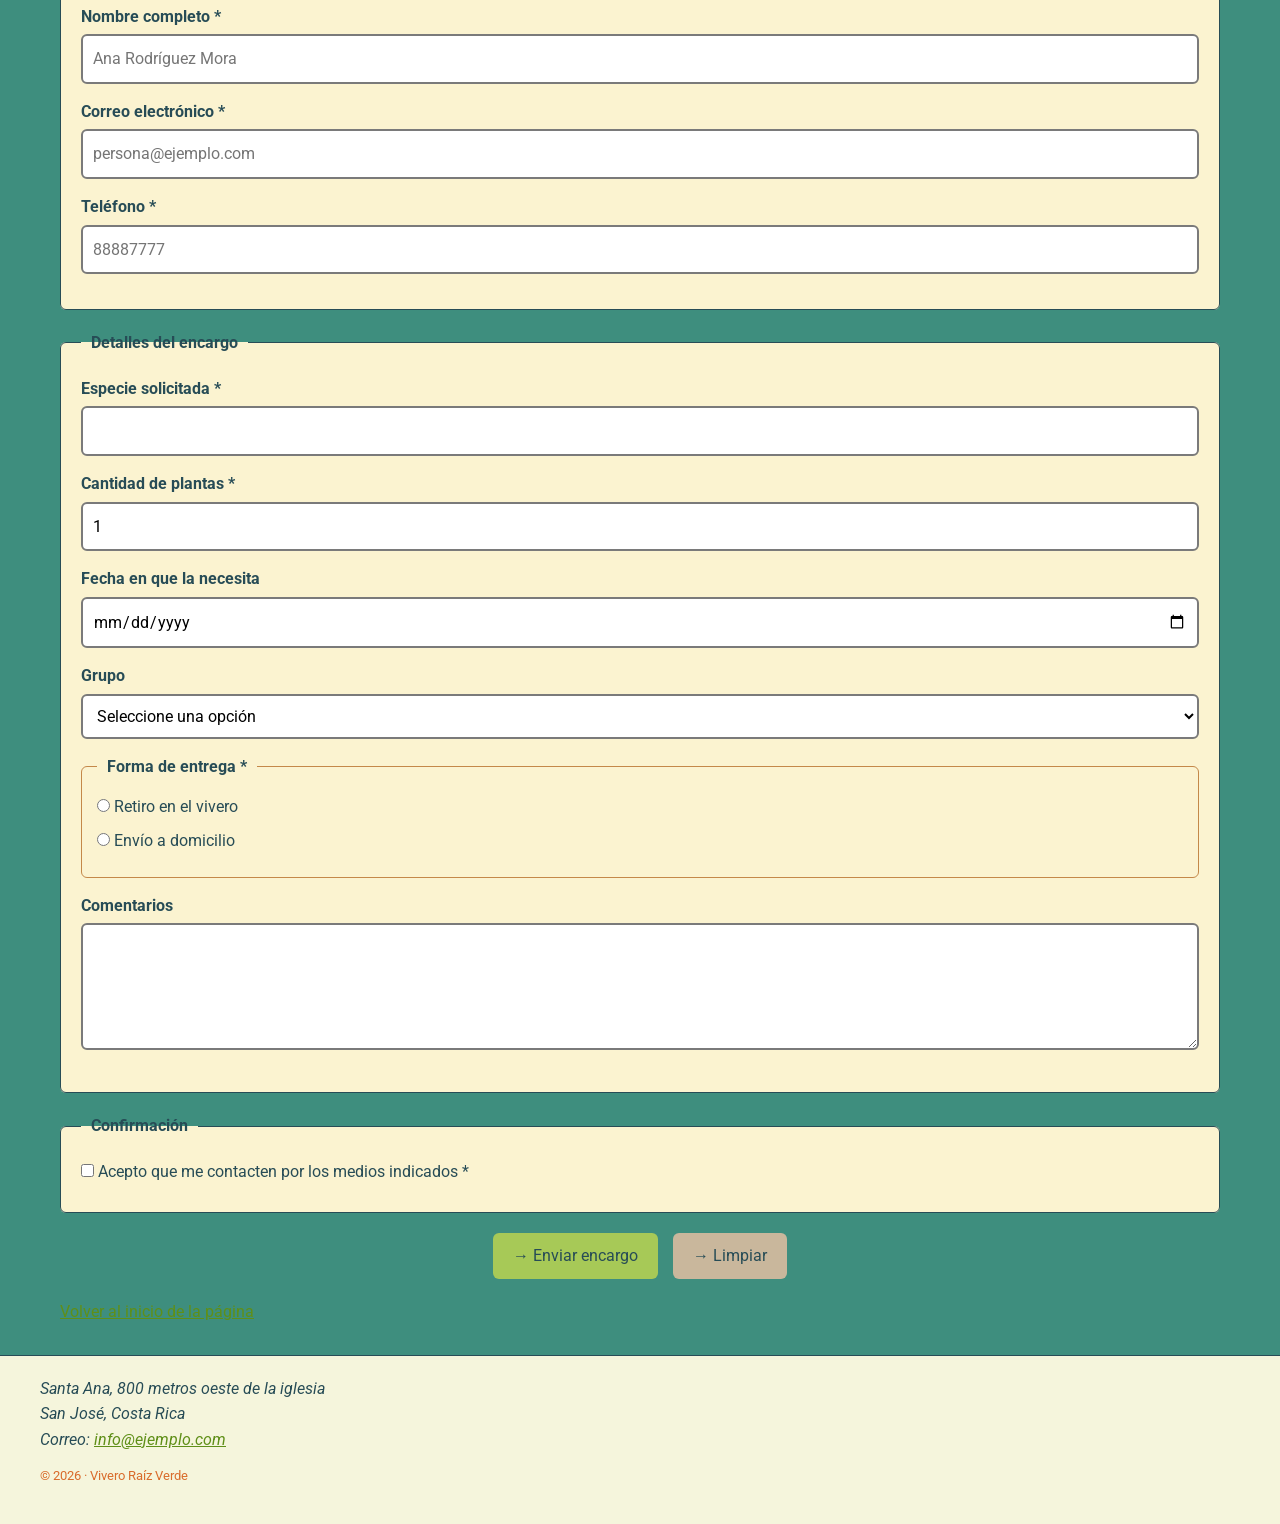
<file: ac2-css-20p/plantas.html>
<!DOCTYPE html>
<html lang="es">

<head>
  <meta charset="UTF-8">
  <meta name="viewport" content="width=device-width, initial-scale=1.0">
  <meta name="author" content="Escriba aquí su nombre completo">
  <meta name="description" content="Catálogo de plantas disponibles y formulario de encargo.">
  <meta name="keywords" content="plantas, catálogo, encargo, vivero">

  <title>Plantas | Vivero Raíz Verde</title>

  <link rel="icon" href="recursos/favicon.png" type="image/png">
    <link rel="stylesheet" href="estilos.css/estilos.css">


  <!-- ═══════════════════════════════════════════════════════════════
       AQUÍ SE ENLAZA LA HOJA DE ESTILOS QUE USTED DEBE CREAR.
       El archivo debe llamarse  css/estilos.css
       ═══════════════════════════════════════════════════════════════ -->

</head>

<body>

  <!-- ═══ CABECERA · idéntica a la de index.html ═══ -->
  <header id="cabecera">
    <div class="identidad">
      <h1>Vivero Raíz Verde</h1>
      <p class="frase">Plantas que se adaptan a su espacio</p>
    </div>

    <nav class="navegacion">
      <ul>
        <li><a href="index.html">Inicio</a></li>
        <li><a href="plantas.html" class="pagina-actual">Plantas</a></li>
      </ul>
    </nav>
  </header>

  <!-- ═══ CONTENIDO PRINCIPAL ═══ -->
  <main id="principal">

    <!-- Índice interno con anclas -->
    <nav class="sumario">
      <h2>En esta página</h2>
      <ul>
        <li><a href="#disponibles">Especies disponibles</a></li>
        <li><a href="#grupos">Grupos de plantas</a></li>
        <li><a href="#encargo">Hacer un encargo</a></li>
      </ul>
    </nav>

    <!-- ═══ LA TABLA ═══ -->
    <section id="disponibles">
      <h2>Especies disponibles</h2>

      <table class="tabla-especies">
        <caption>Existencias actualizadas al 1.° de agosto de 2026</caption>

        <thead>
          <tr>
            <th scope="col">Grupo</th>
            <th scope="col">Especie</th>
            <th scope="col">Luz requerida</th>
            <th scope="col">Precio ₡</th>
          </tr>
        </thead>

        <tbody>
          <tr>
            <td rowspan="3">Ornamentales</td>
            <th scope="row">Monstera deliciosa</th>
            <td>Indirecta abundante</td>
            <td>8500</td>
          </tr>
          <tr>
            <th scope="row">Calathea orbifolia</th>
            <td>Indirecta media</td>
            <td>12000</td>
          </tr>
          <tr>
            <th scope="row">Sansevieria</th>
            <td>Tolera poca luz</td>
            <td>5200</td>
          </tr>

          <tr>
            <td rowspan="2">Frutales</td>
            <th scope="row">Limón mandarina</th>
            <td>Sol directo</td>
            <td>15000</td>
          </tr>
          <tr>
            <th scope="row">Guayaba enana</th>
            <td>Sol directo</td>
            <td>11500</td>
          </tr>

          <tr>
            <td rowspan="2">Medicinales</td>
            <th scope="row">Sábila</th>
            <td>Sol directo</td>
            <td>3800</td>
          </tr>
          <tr>
            <th scope="row">Menta</th>
            <td>Media sombra</td>
            <td>2500</td>
          </tr>
        </tbody>

        <tfoot>
          <tr>
            <td colspan="4">
              Precios por unidad en maceta de vivero. Consulte disponibilidad.
            </td>
          </tr>
        </tfoot>
      </table>
    </section>

    <!-- ═══ LISTAS ═══ -->
    <section id="grupos">
      <h2>Grupos de plantas</h2>

      <ul class="lista-grupos">
        <li>Ornamentales
          <ul>
            <li>De interior</li>
            <li>De exterior</li>
            <li>Suculentas</li>
          </ul>
        </li>
        <li>Frutales
          <ul>
            <li>Cítricos</li>
            <li>Tropicales</li>
          </ul>
        </li>
        <li>Medicinales
          <ul>
            <li>Aromáticas</li>
            <li>De uso tradicional</li>
          </ul>
        </li>
      </ul>

      <h3>Glosario de cuidados</h3>
      <dl class="terminos">
        <dt>Luz indirecta</dt>
        <dd>Claridad sin que el sol toque la planta de forma directa.</dd>

        <dt>Sustrato</dt>
        <dd>Mezcla de tierra, materia orgánica y material drenante.</dd>

        <dt>Esqueje</dt>
        <dd>Fragmento de tallo que se siembra para obtener una planta nueva.</dd>
      </dl>
    </section>

    <!-- ═══ EL FORMULARIO ═══ -->
    <section id="encargo">
      <h2>Hacer un encargo</h2>

      <form action="#" method="post" class="formulario-encargo">

        <fieldset class="seccion-campos">
          <legend>Datos de contacto</legend>

          <p class="linea-campo">
            <label for="nombre">Nombre completo *</label>
            <input type="text" id="nombre" name="nombre"
                   required minlength="3" maxlength="60"
                   placeholder="Ana Rodríguez Mora">
          </p>

          <p class="linea-campo">
            <label for="correo">Correo electrónico *</label>
            <input type="email" id="correo" name="correo" required
                   placeholder="persona@ejemplo.com">
          </p>

          <p class="linea-campo">
            <label for="telefono">Teléfono *</label>
            <input type="tel" id="telefono" name="telefono"
                   required pattern="[0-9]{8}"
                   title="Ocho dígitos, sin espacios ni guiones"
                   placeholder="88887777">
          </p>
        </fieldset>

        <fieldset class="seccion-campos">
          <legend>Detalles del encargo</legend>

          <p class="linea-campo">
            <label for="especie">Especie solicitada *</label>
            <input type="text" id="especie" name="especie" required>
          </p>

          <p class="linea-campo">
            <label for="cantidad">Cantidad de plantas *</label>
            <input type="number" id="cantidad" name="cantidad"
                   required min="1" max="20" step="1" value="1">
          </p>

          <p class="linea-campo">
            <label for="fecha">Fecha en que la necesita</label>
            <input type="date" id="fecha" name="fecha">
          </p>

          <p class="linea-campo">
            <label for="grupo">Grupo</label>
            <select id="grupo" name="grupo">
              <option value="">Seleccione una opción</option>
              <option value="ornamental">Ornamentales</option>
              <option value="frutal">Frutales</option>
              <option value="medicinal">Medicinales</option>
              <option value="otro">Otro</option>
            </select>
          </p>

          <fieldset class="seccion-opciones">
            <legend>Forma de entrega *</legend>
            <p class="opcion-radio">
              <input type="radio" id="vivero" name="entrega" value="vivero" required>
              <label for="vivero">Retiro en el vivero</label>
            </p>
            <p class="opcion-radio">
              <input type="radio" id="envio" name="entrega" value="envio">
              <label for="envio">Envío a domicilio</label>
            </p>
          </fieldset>

          <p class="linea-campo">
            <label for="comentarios">Comentarios</label>
            <textarea id="comentarios" name="comentarios" rows="4" maxlength="300"></textarea>
          </p>
        </fieldset>

        <fieldset class="seccion-campos">
          <legend>Confirmación</legend>
          <p class="opcion-radio">
            <input type="checkbox" id="acepto" name="acepto" required>
            <label for="acepto">Acepto que me contacten por los medios indicados *</label>
          </p>
        </fieldset>

        <p class="fila-acciones">
          <button type="submit" class="accion accion-primaria">Enviar encargo</button>
          <button type="reset" class="accion accion-secundaria">Limpiar</button>
        </p>

      </form>
    </section>

    <p class="regresar"><a href="#cabecera">Volver al inicio de la página</a></p>

  </main>

  <!-- ═══ PIE · idéntico al de index.html ═══ -->
  <footer id="pie">
    <div class="contenido-pie">
      <address class="direccion">
        Santa Ana, 800 metros oeste de la iglesia<br>
        San José, Costa Rica<br>
        Correo: <a href="mailto:info@ejemplo.com">info@ejemplo.com</a>
      </address>

      <p class="derechos"><small>&copy; 2026 · Vivero Raíz Verde</small></p>
    </div>
  </footer>

</body>

</html>
</file>
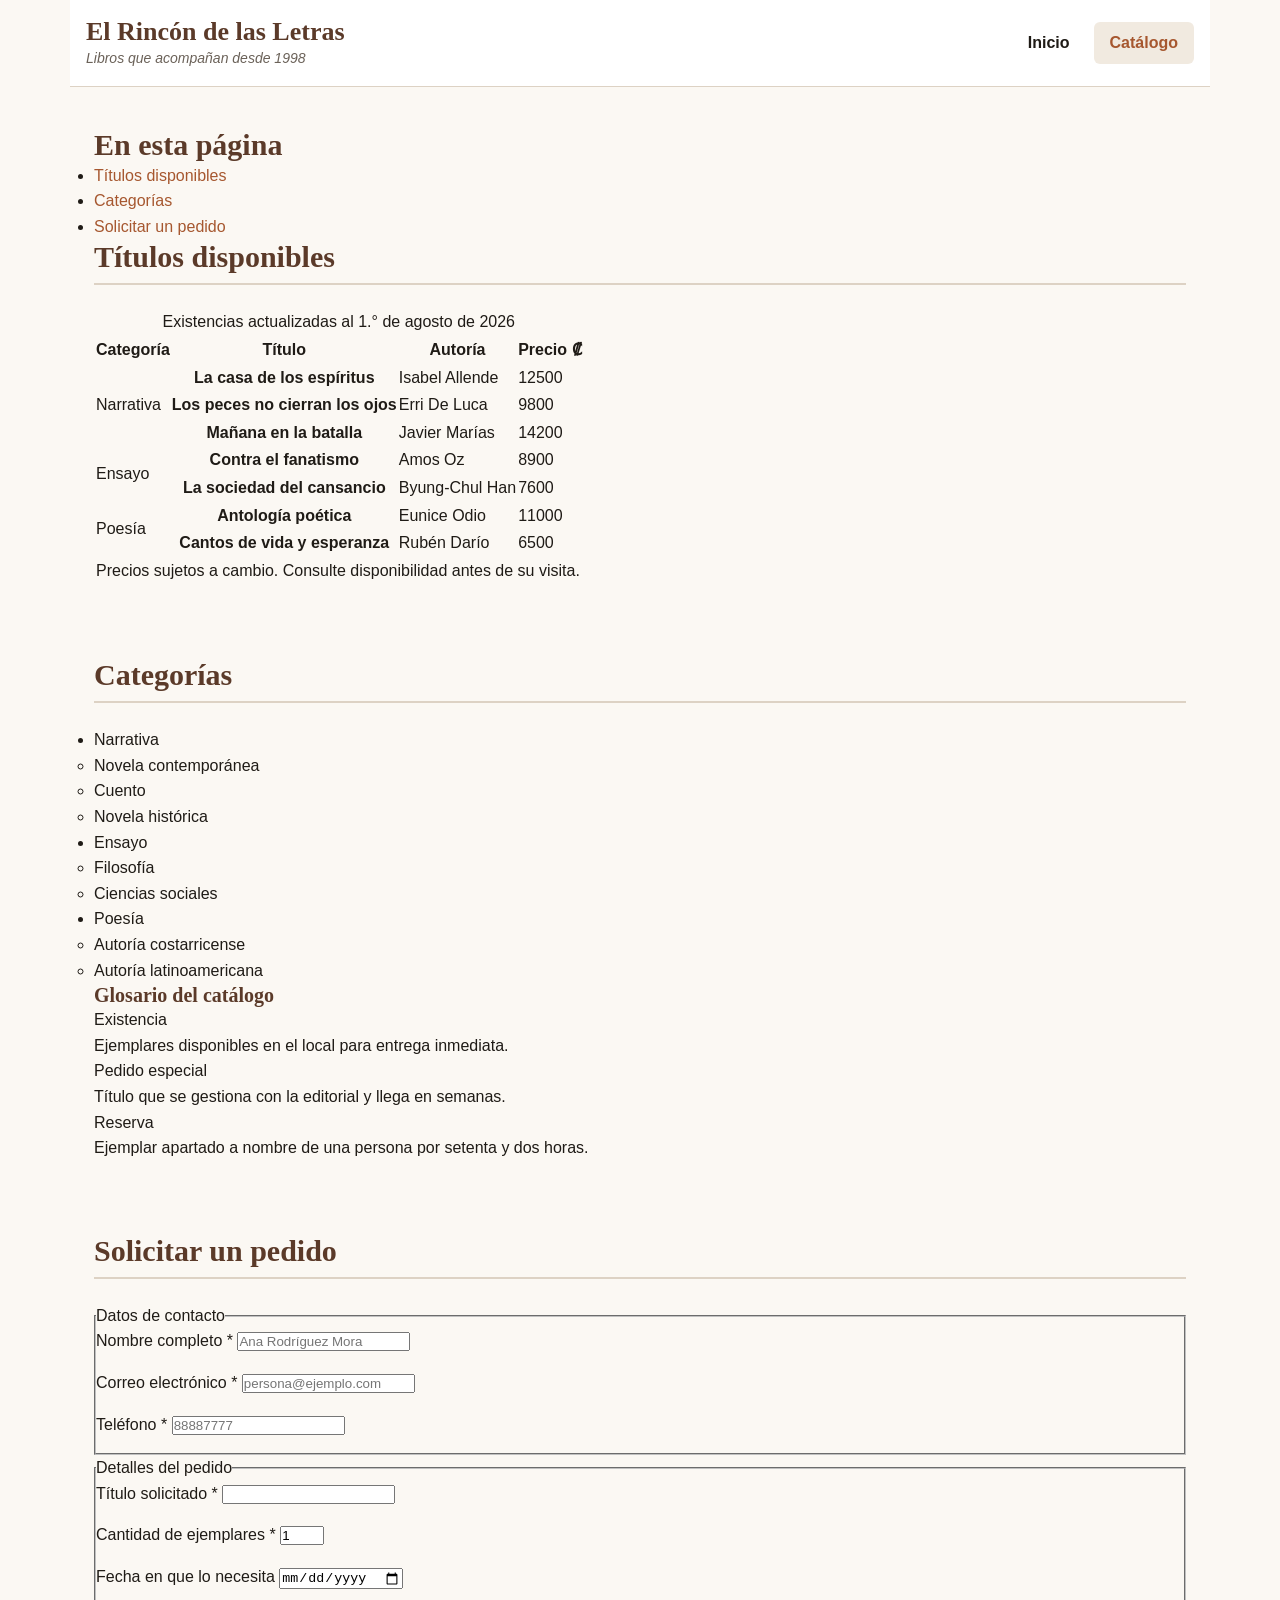
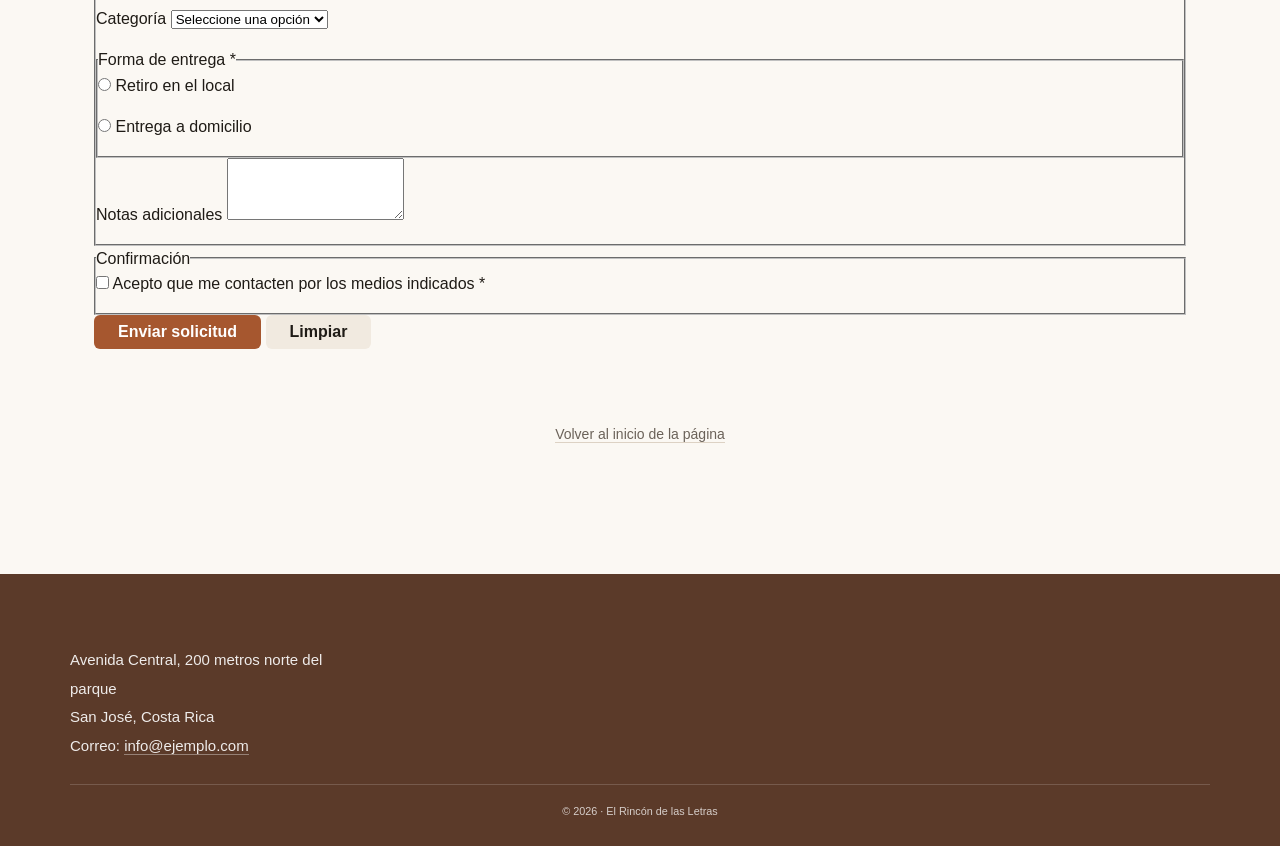
<file: act2-css/catalogo.html>
<!DOCTYPE html>
<html lang="es">

<head>
  <meta charset="UTF-8">
  <meta name="viewport" content="width=device-width, initial-scale=1.0">
  <meta name="author" content="Escriba aquí su nombre completo">
  <meta name="description" content="Catálogo de títulos disponibles y formulario de pedido.">
  <meta name="keywords" content="catálogo, libros, pedido, librería">

  <title>Catálogo | El Rincón de las Letras</title>

  <link rel="icon" href="recursos/favicon.png" type="image/png">
<link rel="stylesheet" href="css/estilos.css">
  <!--AQUÍ SE ENLAZA LA HOJA DE ESTILOS QUE USTED DEBE CREAR.
       El archivo debe llamarse  css/estilos.css -->

</head>

<body>

  <!--CABECERA · idéntica a la de index.html-->
  <header id="cabecera">
    <div class="marca">
      <h1>El Rincón de las Letras</h1>
      <p class="lema">Libros que acompañan desde 1998</p>
    </div>

    <nav class="menu-principal">
      <ul>
        <li><a href="index.html">Inicio</a></li>
        <li><a href="catalogo.html" class="enlace-activo">Catálogo</a></li>
      </ul>
    </nav>
  </header>

  <!--CONTENIDO PRINCIPAL-->
  <main id="contenido">

    <!-- Índice interno con anclas -->
    <nav class="indice">
      <h2>En esta página</h2>
      <ul>
        <li><a href="#existencias">Títulos disponibles</a></li>
        <li><a href="#categorias">Categorías</a></li>
        <li><a href="#pedido">Solicitar un pedido</a></li>
      </ul>
    </nav>

    <!-- LA TABLA -->
    <section id="existencias">
      <h2>Títulos disponibles</h2>

      <table class="tabla-catalogo">
        <caption>Existencias actualizadas al 1.° de agosto de 2026</caption>

        <thead>
          <tr>
            <th scope="col">Categoría</th>
            <th scope="col">Título</th>
            <th scope="col">Autoría</th>
            <th scope="col">Precio ₡</th>
          </tr>
        </thead>

        <tbody>
          <tr>
            <td rowspan="3">Narrativa</td>
            <th scope="row">La casa de los espíritus</th>
            <td>Isabel Allende</td>
            <td>12500</td>
          </tr>
          <tr>
            <th scope="row">Los peces no cierran los ojos</th>
            <td>Erri De Luca</td>
            <td>9800</td>
          </tr>
          <tr>
            <th scope="row">Mañana en la batalla</th>
            <td>Javier Marías</td>
            <td>14200</td>
          </tr>

          <tr>
            <td rowspan="2">Ensayo</td>
            <th scope="row">Contra el fanatismo</th>
            <td>Amos Oz</td>
            <td>8900</td>
          </tr>
          <tr>
            <th scope="row">La sociedad del cansancio</th>
            <td>Byung-Chul Han</td>
            <td>7600</td>
          </tr>

          <tr>
            <td rowspan="2">Poesía</td>
            <th scope="row">Antología poética</th>
            <td>Eunice Odio</td>
            <td>11000</td>
          </tr>
          <tr>
            <th scope="row">Cantos de vida y esperanza</th>
            <td>Rubén Darío</td>
            <td>6500</td>
          </tr>
        </tbody>

        <tfoot>
          <tr>
            <td colspan="4">
              Precios sujetos a cambio. Consulte disponibilidad antes de su visita.
            </td>
          </tr>
        </tfoot>
      </table>
    </section>

    <!-- LISTAS -->
    <section id="categorias">
      <h2>Categorías</h2>

      <ul class="lista-categorias">
        <li>Narrativa
          <ul>
            <li>Novela contemporánea</li>
            <li>Cuento</li>
            <li>Novela histórica</li>
          </ul>
        </li>
        <li>Ensayo
          <ul>
            <li>Filosofía</li>
            <li>Ciencias sociales</li>
          </ul>
        </li>
        <li>Poesía
          <ul>
            <li>Autoría costarricense</li>
            <li>Autoría latinoamericana</li>
          </ul>
        </li>
      </ul>

      <h3>Glosario del catálogo</h3>
      <dl class="glosario">
        <dt>Existencia</dt>
        <dd>Ejemplares disponibles en el local para entrega inmediata.</dd>

        <dt>Pedido especial</dt>
        <dd>Título que se gestiona con la editorial y llega en semanas.</dd>

        <dt>Reserva</dt>
        <dd>Ejemplar apartado a nombre de una persona por setenta y dos horas.</dd>
      </dl>
    </section>

    <!-- EL FORMULARIO -->
    <section id="pedido">
      <h2>Solicitar un pedido</h2>

      <form action="#" method="post" class="formulario-pedido">

        <fieldset class="grupo-campos">
          <legend>Datos de contacto</legend>

          <p class="campo">
            <label for="nombre">Nombre completo *</label>
            <input type="text" id="nombre" name="nombre"
                   required minlength="3" maxlength="60"
                   placeholder="Ana Rodríguez Mora">
          </p>

          <p class="campo">
            <label for="correo">Correo electrónico *</label>
            <input type="email" id="correo" name="correo" required
                   placeholder="persona@ejemplo.com">
          </p>

          <p class="campo">
            <label for="telefono">Teléfono *</label>
            <input type="tel" id="telefono" name="telefono"
                   required pattern="[0-9]{8}"
                   title="Ocho dígitos, sin espacios ni guiones"
                   placeholder="88887777">
          </p>
        </fieldset>

        <fieldset class="grupo-campos">
          <legend>Detalles del pedido</legend>

          <p class="campo">
            <label for="titulo">Título solicitado *</label>
            <input type="text" id="titulo" name="titulo" required>
          </p>

          <p class="campo">
            <label for="cantidad">Cantidad de ejemplares *</label>
            <input type="number" id="cantidad" name="cantidad"
                   required min="1" max="10" step="1" value="1">
          </p>

          <p class="campo">
            <label for="fecha">Fecha en que lo necesita</label>
            <input type="date" id="fecha" name="fecha">
          </p>

          <p class="campo">
            <label for="categoria">Categoría</label>
            <select id="categoria" name="categoria">
              <option value="">Seleccione una opción</option>
              <option value="narrativa">Narrativa</option>
              <option value="ensayo">Ensayo</option>
              <option value="poesia">Poesía</option>
              <option value="otra">Otra</option>
            </select>
          </p>

          <fieldset class="grupo-opciones">
            <legend>Forma de entrega *</legend>
            <p class="opcion">
              <input type="radio" id="local" name="entrega" value="local" required>
              <label for="local">Retiro en el local</label>
            </p>
            <p class="opcion">
              <input type="radio" id="domicilio" name="entrega" value="domicilio">
              <label for="domicilio">Entrega a domicilio</label>
            </p>
          </fieldset>

          <p class="campo">
            <label for="notas">Notas adicionales</label>
            <textarea id="notas" name="notas" rows="4" maxlength="300"></textarea>
          </p>
        </fieldset>

        <fieldset class="grupo-campos">
          <legend>Confirmación</legend>
          <p class="opcion">
            <input type="checkbox" id="acepto" name="acepto" required>
            <label for="acepto">Acepto que me contacten por los medios indicados *</label>
          </p>
        </fieldset>

        <p class="grupo-botones">
          <button type="submit" class="boton boton-principal">Enviar solicitud</button>
          <button type="reset" class="boton boton-secundario">Limpiar</button>
        </p>

      </form>
    </section>

    <p class="volver"><a href="#cabecera">Volver al inicio de la página</a></p>

  </main>

  <!-- PIE · idéntico al de index.html -->
  <footer id="pie">
    <div class="pie-contenido">
      <address class="datos-contacto">
        Avenida Central, 200 metros norte del parque<br>
        San José, Costa Rica<br>
        Correo: <a href="mailto:info@ejemplo.com">info@ejemplo.com</a>
      </address>

      <p class="creditos"><small>&copy; 2026 · El Rincón de las Letras</small></p>
    </div>
  </footer>

</body>

</html>
</file>
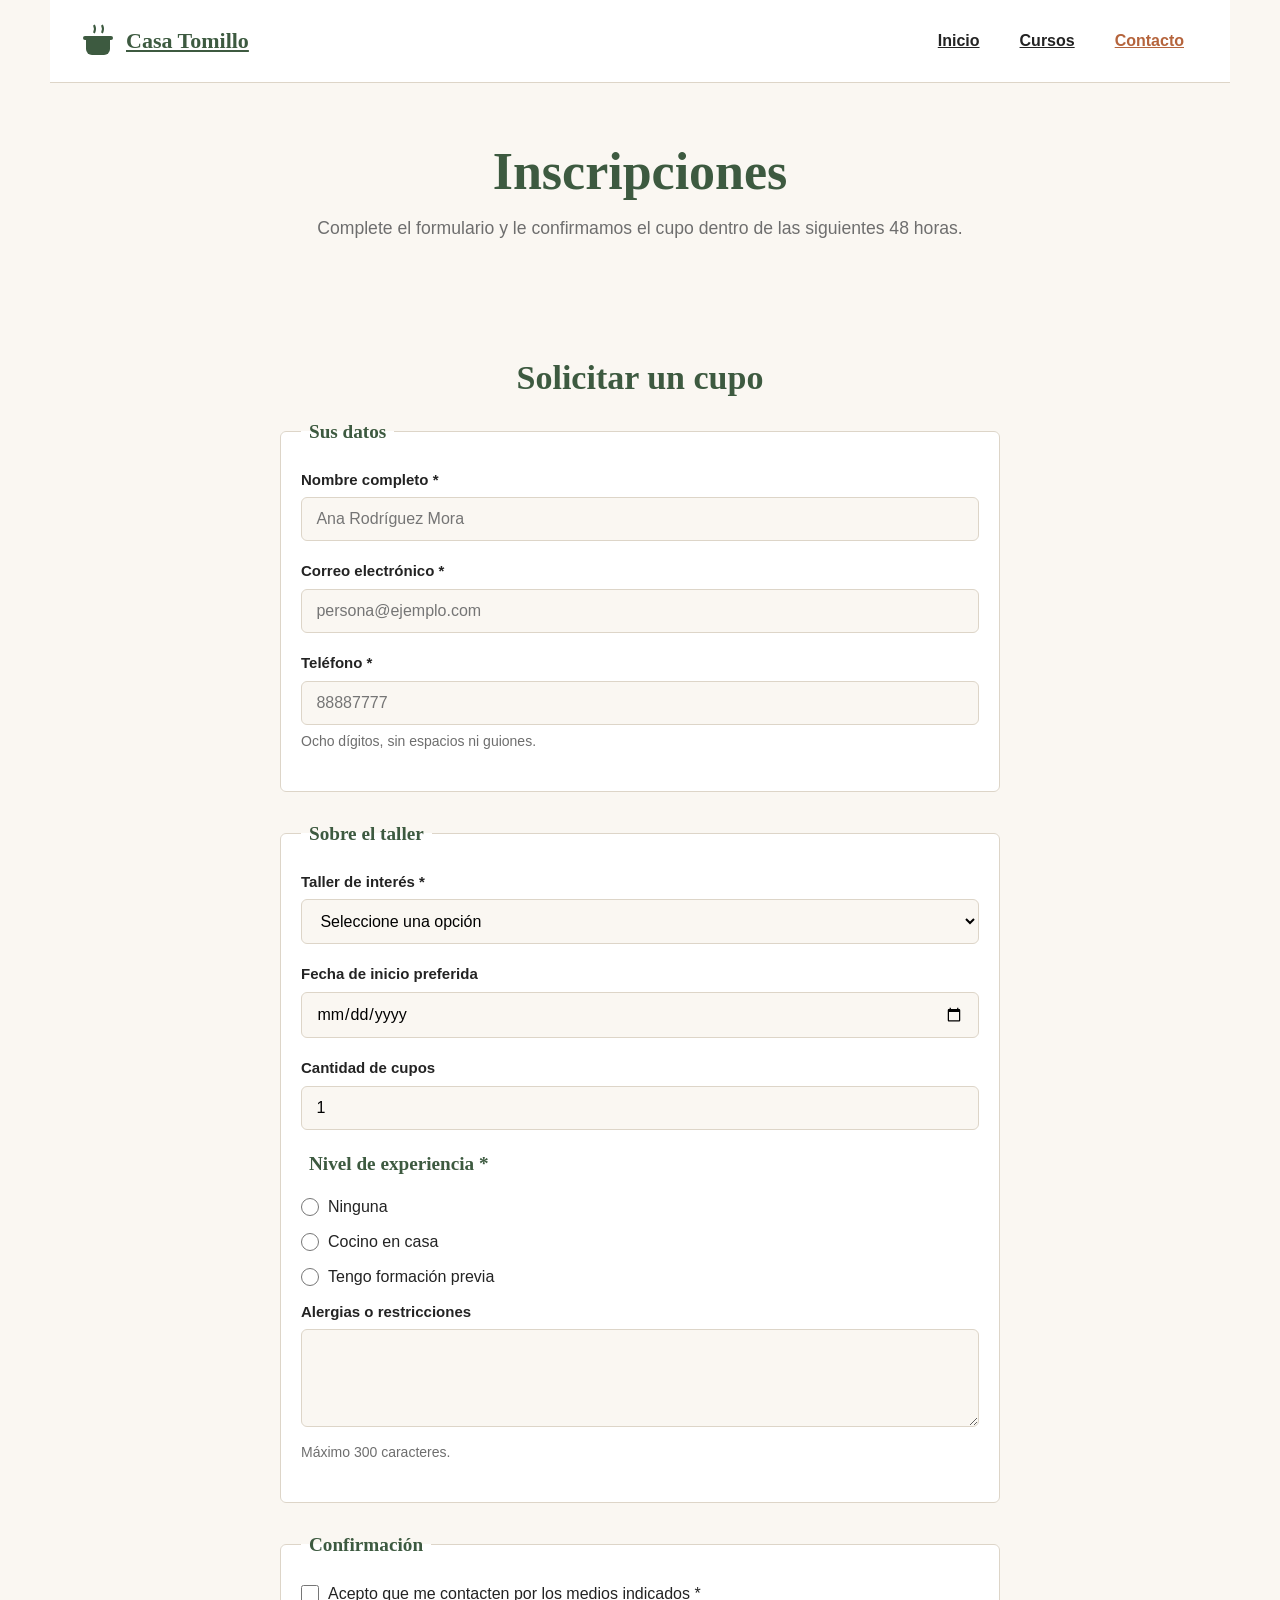
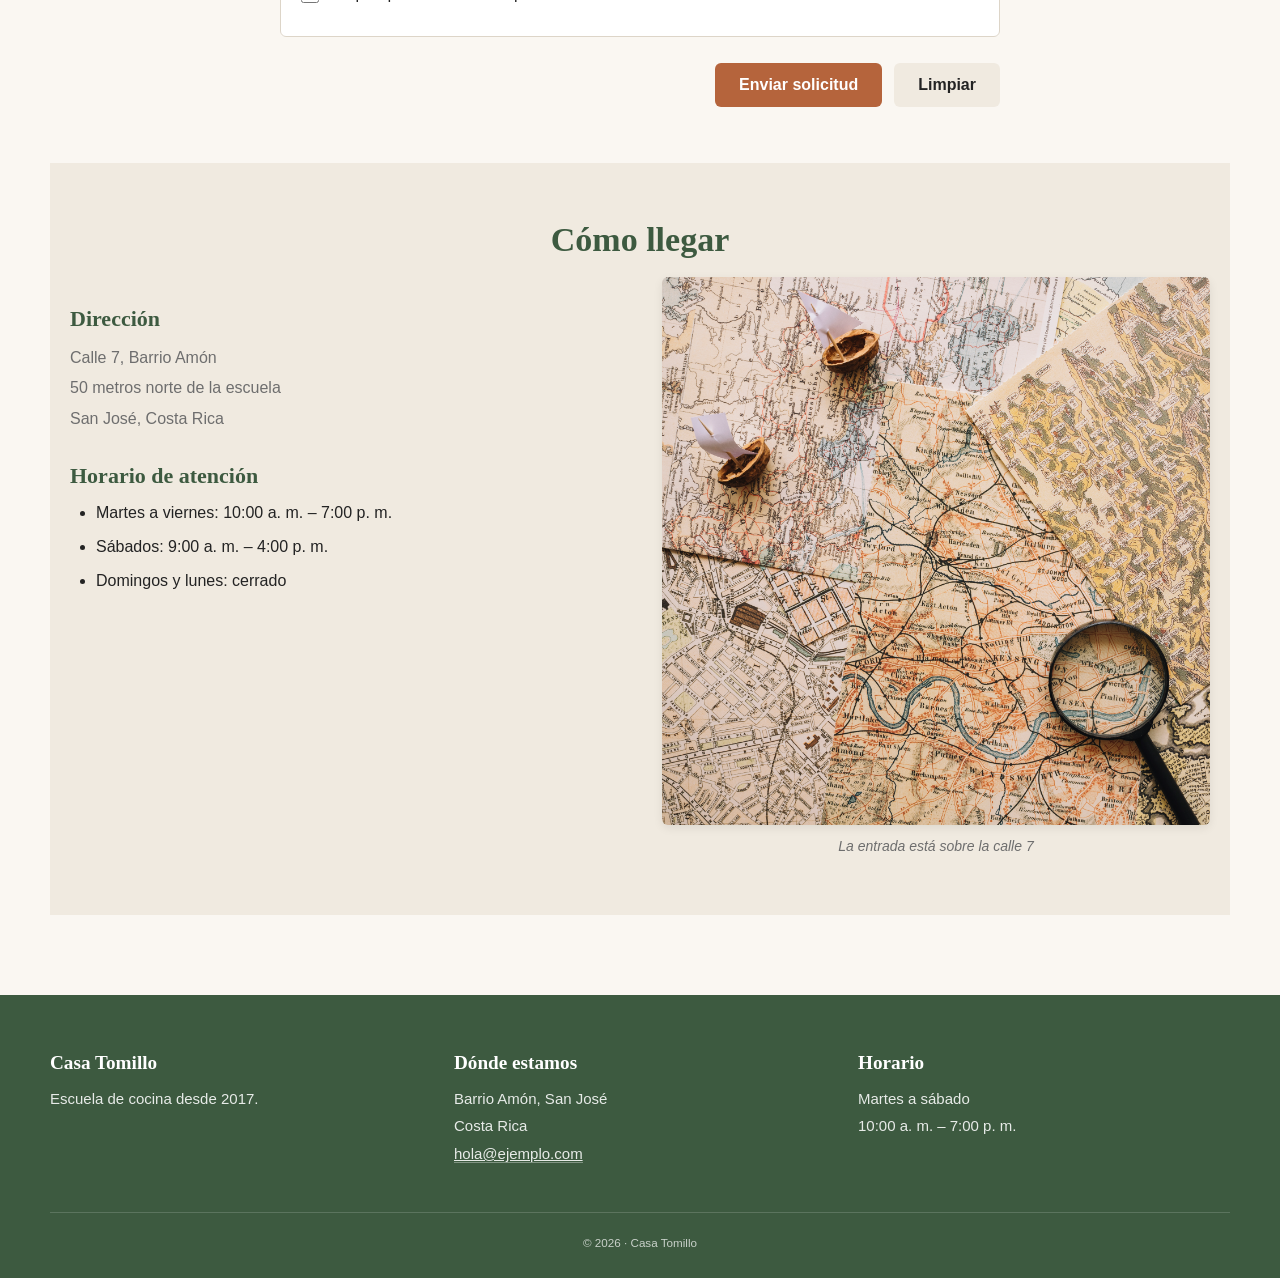
<file: act3-responsive/contacto.html>
<!DOCTYPE html>
<html lang="es">

<head>
    <meta charset="UTF-8">
    <meta name="viewport" content="width=device-width, initial-scale=1.0">
    <meta name="author" content="Escriba aquí su nombre completo">
    <meta name="description" content="Inscríbase en un taller de Casa Tomillo: formulario y datos de contacto.">
    <meta name="keywords" content="contacto, inscripción, talleres, cocina">
    <title>Contacto | Casa Tomillo</title>
    <link rel="icon" href="recursos/favicon.png" type="image/png">
    <link rel="stylesheet" href="estilos/estilos.css">
</head>

<body>

    <header id="cabecera" class="cabecera">
        <a href="index.html" class="marca">
            <svg class="marca-icono" width="36" height="36" viewBox="0 0 36 36"
                xmlns="http://www.w3.org/2000/svg"
                role="img"
                aria-label="Logo de Casa Tomillo: una olla con vapor">
                <path d="M6 16 h24 v10 a6 6 0 0 1 -6 6 h-12 a6 6 0 0 1 -6 -6 z" fill="currentColor"/>
                <rect x="3" y="13" width="30" height="4" rx="2" fill="currentColor"/>
                <path d="M14 10 q2 -4 0 -8" stroke="currentColor" stroke-width="2" fill="none"/>
                <path d="M22 10 q2 -4 0 -8" stroke="currentColor" stroke-width="2" fill="none"/>
            </svg>
            <span class="marca-texto">Casa Tomillo</span>
        </a>

        <nav class="navegacion" aria-label="Navegación principal">
            <ul class="menu">
                <li><a href="index.html" class="menu-enlace">Inicio</a></li>
                <li><a href="cursos.html" class="menu-enlace">Cursos</a></li>
                <li><a href="contacto.html" class="menu-enlace activo">Contacto</a></li>
            </ul>
        </nav>
    </header>

    <main id="contenido">

        <section id="intro" class="pagina-encabezado">
            <h1 class="pagina-titulo">Inscripciones</h1>
            <p class="pagina-bajada">
                Complete el formulario y le confirmamos el cupo dentro de las
                siguientes 48 horas.
            </p>
        </section>

        <!-- ═══ EL FORMULARIO ═══ -->
        <section id="inscripcion" class="seccion">
            <h2 class="seccion-titulo">Solicitar un cupo</h2>

            <form action="#" method="post" class="formulario">

                <fieldset class="grupo">
                    <legend class="grupo-titulo">Sus datos</legend>

                    <p class="campo">
                        <label for="nombre" class="campo-etiqueta">
                            Nombre completo *
                        </label>
                        <input type="text"
                               id="nombre"
                               name="nombre"
                               class="campo-entrada"
                               required
                               minlength="3"
                               maxlength="60"
                               placeholder="Ana Rodríguez Mora">
                    </p>

                    <p class="campo">
                        <label for="correo" class="campo-etiqueta">
                            Correo electrónico *
                        </label>
                        <input type="email"
                               id="correo"
                               name="correo"
                               class="campo-entrada"
                               required
                               placeholder="persona@ejemplo.com">
                    </p>

                    <p class="campo">
                        <label for="telefono" class="campo-etiqueta">
                            Teléfono *
                        </label>
                        <input type="tel"
                               id="telefono"
                               name="telefono"
                               class="campo-entrada"
                               required
                               pattern="[0-9]{8}"
                               title="Ocho dígitos, sin espacios ni guiones"
                               placeholder="88887777">

                        <small class="campo-ayuda">
                            Ocho dígitos, sin espacios ni guiones.
                        </small>
                    </p>
                </fieldset>

                <fieldset class="grupo">
                    <legend class="grupo-titulo">Sobre el taller</legend>

                    <p class="campo">
                        <label for="taller" class="campo-etiqueta">
                            Taller de interés *
                        </label>

                        <select id="taller"
                                name="taller"
                                class="campo-entrada"
                                required>
                            <option value="">Seleccione una opción</option>
                            <option value="cocina">Cocina de la casa</option>
                            <option value="panaderia">Panadería</option>
                            <option value="reposteria">Repostería</option>
                        </select>
                    </p>

                    <p class="campo">
                        <label for="inicio" class="campo-etiqueta">
                            Fecha de inicio preferida
                        </label>

                        <input type="date"
                               id="inicio"
                               name="inicio"
                               class="campo-entrada">
                    </p>

                    <p class="campo">
                        <label for="personas" class="campo-etiqueta">
                            Cantidad de cupos
                        </label>

                        <input type="number"
                               id="personas"
                               name="personas"
                               class="campo-entrada"
                               min="1"
                               max="8"
                               step="1"
                               value="1">
                    </p>

                    <fieldset class="grupo-opciones">
                        <legend class="grupo-titulo">
                            Nivel de experiencia *
                        </legend>

                        <p class="opcion">
                            <input type="radio"
                                   id="ninguna"
                                   name="nivel"
                                   value="ninguna"
                                   class="opcion-marca"
                                   required>

                            <label for="ninguna" class="opcion-etiqueta">
                                Ninguna
                            </label>
                        </p>

                        <p class="opcion">
                            <input type="radio"
                                   id="basica"
                                   name="nivel"
                                   value="basica"
                                   class="opcion-marca">

                            <label for="basica" class="opcion-etiqueta">
                                Cocino en casa
                            </label>
                        </p>

                        <p class="opcion">
                            <input type="radio"
                                   id="avanzada"
                                   name="nivel"
                                   value="avanzada"
                                   class="opcion-marca">

                            <label for="avanzada" class="opcion-etiqueta">
                                Tengo formación previa
                            </label>
                        </p>
                    </fieldset>

                    <p class="campo">
                        <label for="alergias" class="campo-etiqueta">
                            Alergias o restricciones
                        </label>

                        <textarea id="alergias"
                                  name="alergias"
                                  class="campo-entrada"
                                  rows="4"
                                  maxlength="300"></textarea>

                        <small class="campo-ayuda">
                            Máximo 300 caracteres.
                        </small>
                    </p>
                </fieldset>

                <fieldset class="grupo">
                    <legend class="grupo-titulo">Confirmación</legend>

                    <p class="opcion">
                        <input type="checkbox"
                               id="acepto"
                               name="acepto"
                               class="opcion-marca"
                               required>

                        <label for="acepto" class="opcion-etiqueta">
                            Acepto que me contacten por los medios indicados *
                        </label>
                    </p>
                </fieldset>

                <p class="fila-botones">
                    <button type="submit" class="boton boton-principal">
                        Enviar solicitud
                    </button>

                    <button type="reset" class="boton boton-secundario">
                        Limpiar
                    </button>
                </p>

            </form>
        </section>

        <!-- ═══ UBICACIÓN ═══ -->
        <section id="ubicacion" class="seccion seccion-alterna">
            <h2 class="seccion-titulo">Cómo llegar</h2>

            <div class="dos-columnas">

                <div class="columna">
                    <h3 class="subtitulo">Dirección</h3>

                    <address class="direccion">
                        Calle 7, Barrio Amón<br>
                        50 metros norte de la escuela<br>
                        San José, Costa Rica
                    </address>

                    <h3 class="subtitulo">Horario de atención</h3>

                    <ul class="lista-horario">
                        <li>Martes a viernes: 10:00 a. m. – 7:00 p. m.</li>
                        <li>Sábados: 9:00 a. m. – 4:00 p. m.</li>
                        <li>Domingos y lunes: cerrado</li>
                    </ul>
                </div>

                <figure class="columna-figura">
                    <img src="recursos/fachada.jpg"
                         alt="Fachada de la escuela con su rótulo de madera"
                         width="1200"
                         height="900"
                         loading="lazy">

                    <figcaption class="figura-pie">
                        La entrada está sobre la calle 7
                    </figcaption>
                </figure>

            </div>
        </section>

    </main>

    <footer id="pie" class="pie">

        <div class="pie-columnas">

            <div class="pie-bloque">
                <h2 class="pie-titulo">Casa Tomillo</h2>
                <p class="pie-texto">Escuela de cocina desde 2017.</p>
            </div>

            <div class="pie-bloque">
                <h2 class="pie-titulo">Dónde estamos</h2>

                <address class="pie-datos">
                    Barrio Amón, San José<br>
                    Costa Rica<br>
                    <a href="mailto:hola@ejemplo.com" class="pie-enlace">
                        hola@ejemplo.com
                    </a>
                </address>
            </div>

            <div class="pie-bloque">
                <h2 class="pie-titulo">Horario</h2>

                <p class="pie-texto">
                    Martes a sábado<br>
                    10:00 a. m. – 7:00 p. m.
                </p>
            </div>

        </div>

        <p class="pie-creditos">
            <small>&copy; 2026 · Casa Tomillo</small>
        </p>

    </footer>

</body>
</html>
</file>
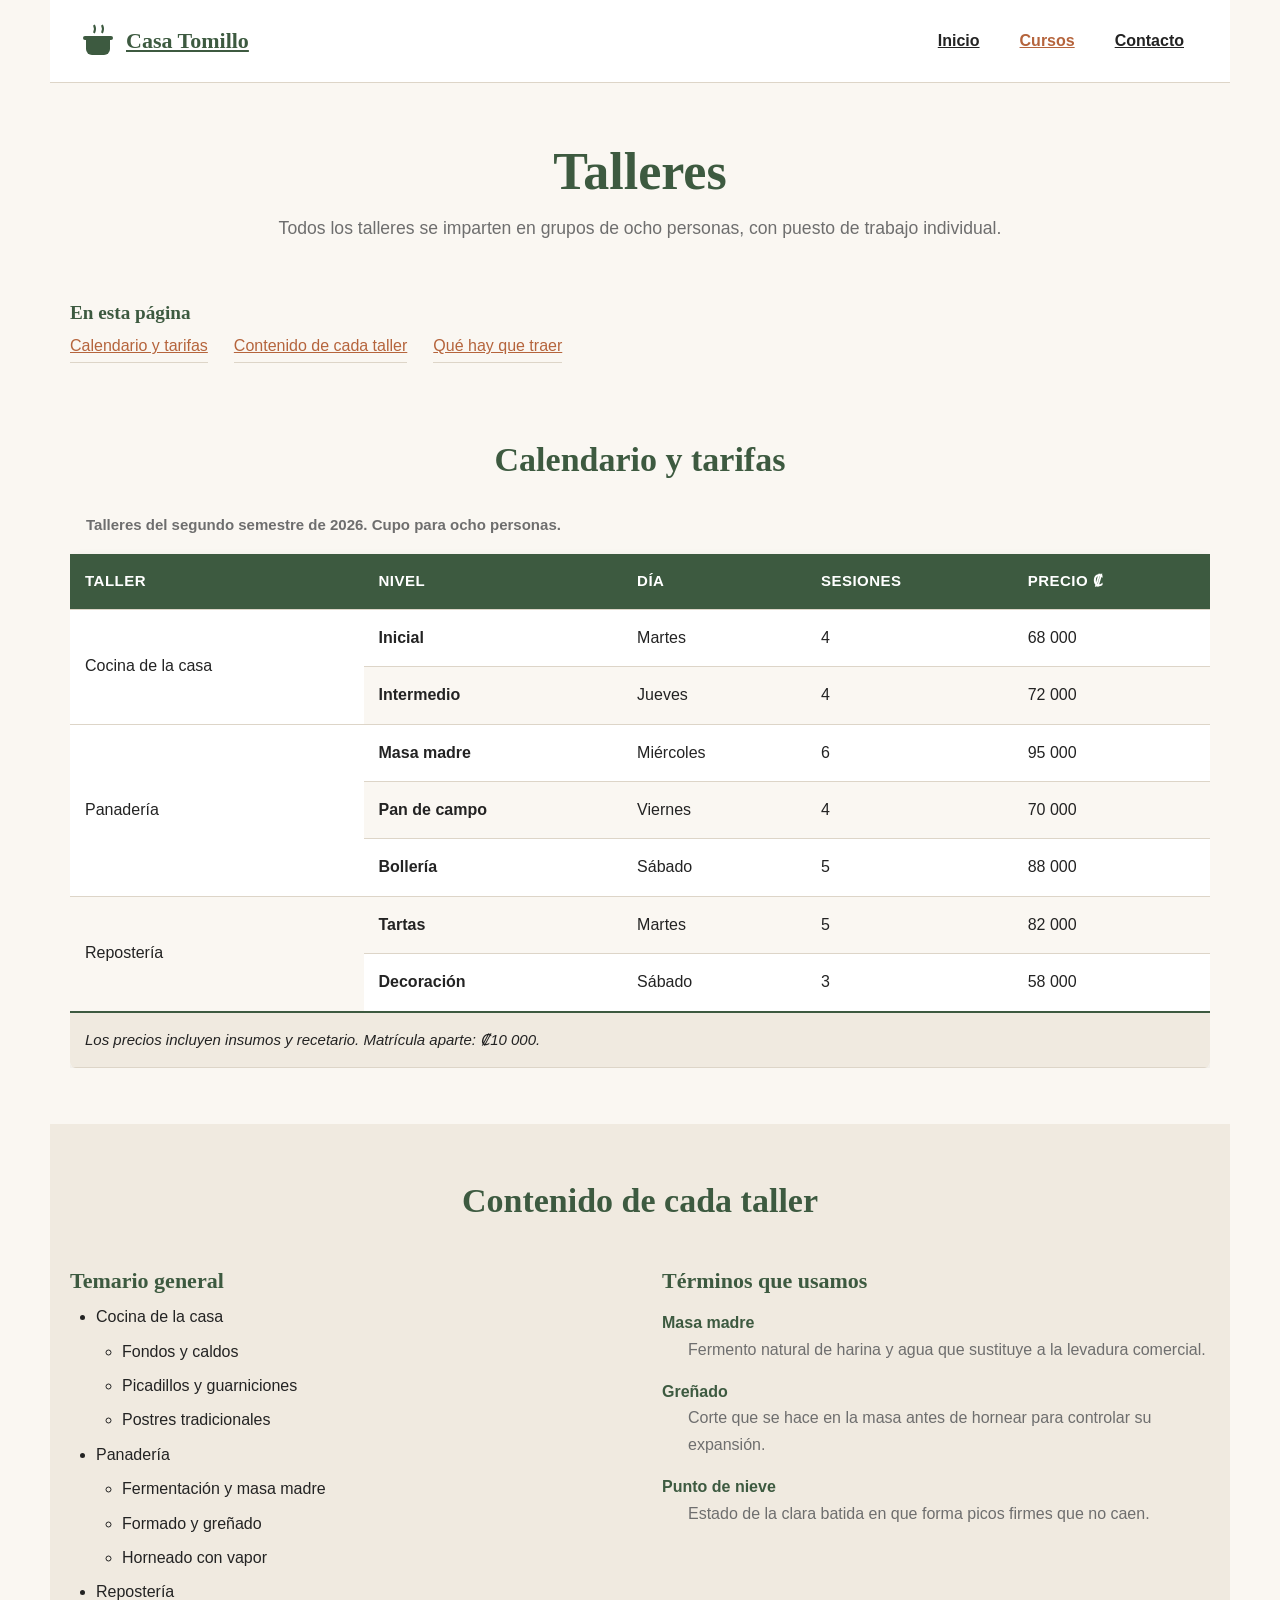
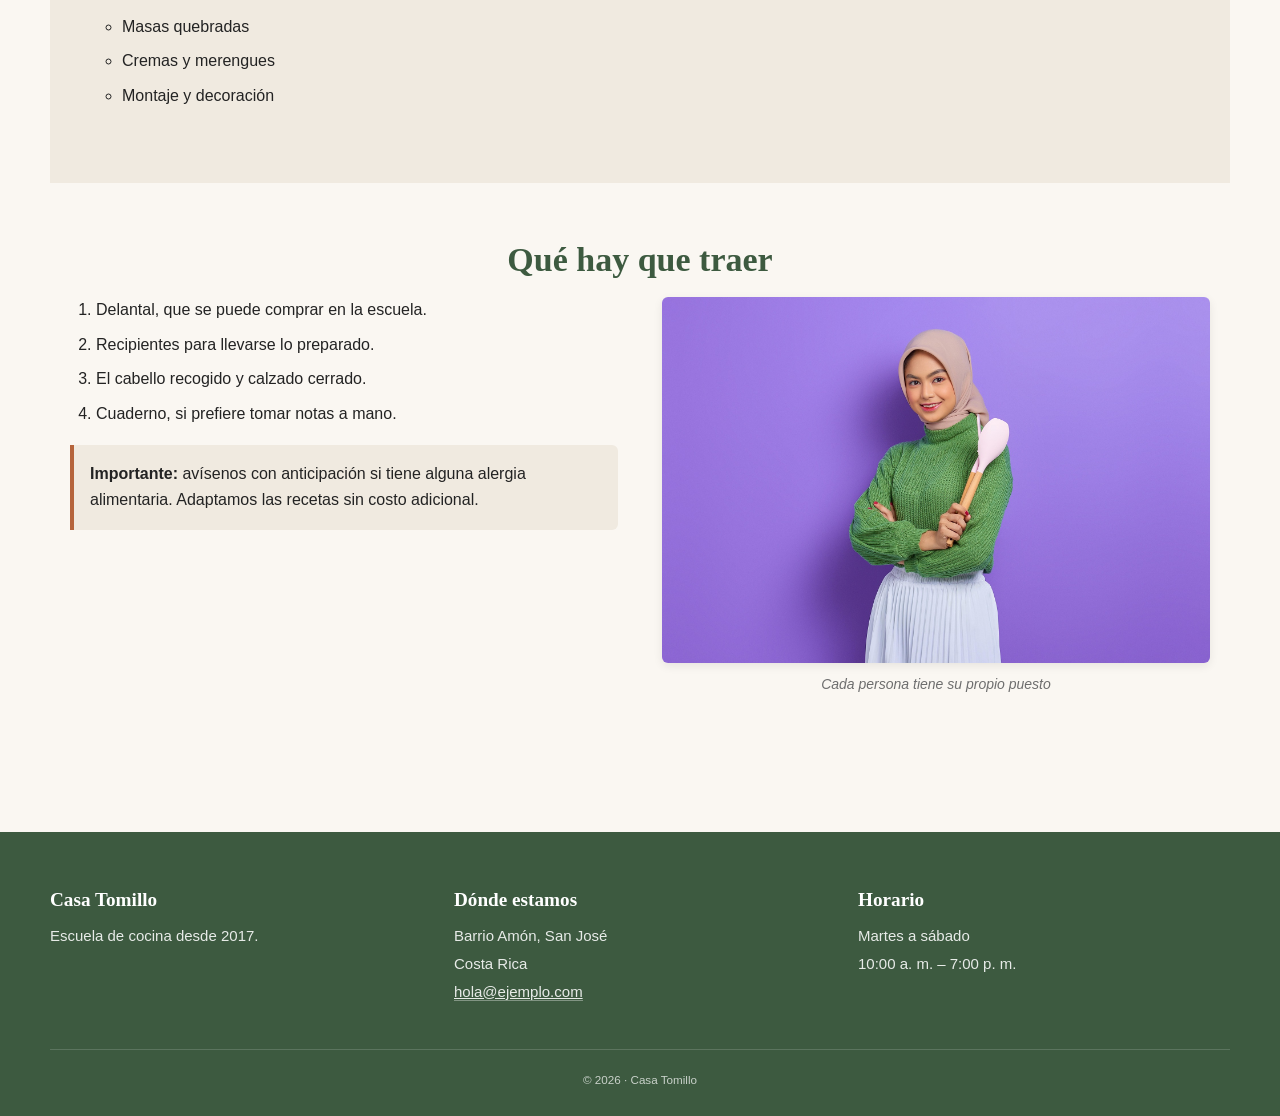
<file: act3-responsive/cursos.html>
<!DOCTYPE html>
<html lang="es">

<head>
    <meta charset="UTF-8">
    <meta name="viewport" content="width=device-width, initial-scale=1.0">
    <meta name="author" content="Escriba aquí su nombre completo">
    <meta name="description" content="Talleres de cocina, panadería y repostería: contenidos, horarios y tarifas.">
    <meta name="keywords" content="talleres, cursos, cocina, panadería, repostería">
    <title>Cursos | Casa Tomillo</title>
    <link rel="icon" href="recursos/favicon.png" type="image/png">
    <link rel="stylesheet" href="estilos/estilos.css">
</head>

<body>

    <header id="cabecera" class="cabecera">

        <a href="index.html" class="marca">
            <svg class="marca-icono" width="36" height="36" viewBox="0 0 36 36"
                xmlns="http://www.w3.org/2000/svg"
                role="img"
                aria-label="Logo de Casa Tomillo: una olla con vapor">
                <path d="M6 16 h24 v10 a6 6 0 0 1 -6 6 h-12 a6 6 0 0 1 -6 -6 z" fill="currentColor"/>
                <rect x="3" y="13" width="30" height="4" rx="2" fill="currentColor"/>
                <path d="M14 10 q2 -4 0 -8" stroke="currentColor" stroke-width="2" fill="none"/>
                <path d="M22 10 q2 -4 0 -8" stroke="currentColor" stroke-width="2" fill="none"/>
            </svg>
            <span class="marca-texto">Casa Tomillo</span>
        </a>

        <nav class="navegacion" aria-label="Navegación principal">
            <ul class="menu">
                <li>
                    <a href="index.html" class="menu-enlace">Inicio</a>
                </li>
                <li>
                    <a href="cursos.html" class="menu-enlace activo">Cursos</a>
                </li>
                <li>
                    <a href="contacto.html" class="menu-enlace">Contacto</a>
                </li>
            </ul>
        </nav>

    </header>

    <main id="contenido">

        <section id="intro" class="pagina-encabezado">
            <h1 class="pagina-titulo">Talleres</h1>

            <p class="pagina-bajada">
                Todos los talleres se imparten en grupos de ocho personas, con puesto
                de trabajo individual.
            </p>
        </section>

        <!-- ═══ ÍNDICE INTERNO ═══ -->

        <nav class="indice" aria-label="Contenido de la página">

            <h2 class="indice-titulo">En esta página</h2>

            <ul class="indice-lista">
                <li>
                    <a href="#calendario">Calendario y tarifas</a>
                </li>
                <li>
                    <a href="#contenidos">Contenido de cada taller</a>
                </li>
                <li>
                    <a href="#requisitos">Qué hay que traer</a>
                </li>
            </ul>

        </nav>

        <!-- ═══ LA TABLA ═══ -->

        <section id="calendario" class="seccion">

            <h2 class="seccion-titulo">Calendario y tarifas</h2>

            <div class="tabla-contenedor">

                <table class="tabla">

                    <caption class="tabla-titulo">
                        Talleres del segundo semestre de 2026. Cupo para ocho personas.
                    </caption>

                    <thead>
                        <tr>
                            <th scope="col">Taller</th>
                            <th scope="col">Nivel</th>
                            <th scope="col">Día</th>
                            <th scope="col">Sesiones</th>
                            <th scope="col">Precio ₡</th>
                        </tr>
                    </thead>

                    <tbody>

                        <tr>
                            <td rowspan="2">Cocina de la casa</td>
                            <th scope="row">Inicial</th>
                            <td>Martes</td>
                            <td>4</td>
                            <td>68 000</td>
                        </tr>

                        <tr>
                            <th scope="row">Intermedio</th>
                            <td>Jueves</td>
                            <td>4</td>
                            <td>72 000</td>
                        </tr>

                        <tr>
                            <td rowspan="3">Panadería</td>
                            <th scope="row">Masa madre</th>
                            <td>Miércoles</td>
                            <td>6</td>
                            <td>95 000</td>
                        </tr>

                        <tr>
                            <th scope="row">Pan de campo</th>
                            <td>Viernes</td>
                            <td>4</td>
                            <td>70 000</td>
                        </tr>

                        <tr>
                            <th scope="row">Bollería</th>
                            <td>Sábado</td>
                            <td>5</td>
                            <td>88 000</td>
                        </tr>

                        <tr>
                            <td rowspan="2">Repostería</td>
                            <th scope="row">Tartas</th>
                            <td>Martes</td>
                            <td>5</td>
                            <td>82 000</td>
                        </tr>

                        <tr>
                            <th scope="row">Decoración</th>
                            <td>Sábado</td>
                            <td>3</td>
                            <td>58 000</td>
                        </tr>

                    </tbody>

                    <tfoot>
                        <tr>
                            <td colspan="5">
                                Los precios incluyen insumos y recetario.
                                Matrícula aparte: ₡10 000.
                            </td>
                        </tr>
                    </tfoot>

                </table>

            </div>

        </section>

        <!-- ═══ LISTAS ═══ -->

        <section id="contenidos" class="seccion seccion-alterna">

            <h2 class="seccion-titulo">Contenido de cada taller</h2>

            <div class="dos-columnas">

                <div class="columna">

                    <h3 class="subtitulo">Temario general</h3>

                    <ul class="lista-temario">

                        <li>
                            Cocina de la casa
                            <ul>
                                <li>Fondos y caldos</li>
                                <li>Picadillos y guarniciones</li>
                                <li>Postres tradicionales</li>
                            </ul>
                        </li>

                        <li>
                            Panadería
                            <ul>
                                <li>Fermentación y masa madre</li>
                                <li>Formado y greñado</li>
                                <li>Horneado con vapor</li>
                            </ul>
                        </li>

                        <li>
                            Repostería
                            <ul>
                                <li>Masas quebradas</li>
                                <li>Cremas y merengues</li>
                                <li>Montaje y decoración</li>
                            </ul>
                        </li>

                    </ul>

                </div>

                <div class="columna">

                    <h3 class="subtitulo">Términos que usamos</h3>

                    <dl class="glosario">

                        <dt class="glosario-termino">Masa madre</dt>
                        <dd class="glosario-definicion">
                            Fermento natural de harina y agua que sustituye a la levadura comercial.
                        </dd>

                        <dt class="glosario-termino">Greñado</dt>
                        <dd class="glosario-definicion">
                            Corte que se hace en la masa antes de hornear para controlar su expansión.
                        </dd>

                        <dt class="glosario-termino">Punto de nieve</dt>
                        <dd class="glosario-definicion">
                            Estado de la clara batida en que forma picos firmes que no caen.
                        </dd>

                    </dl>

                </div>

            </div>

        </section>

        <!-- ═══ REQUISITOS ═══ -->

        <section id="requisitos" class="seccion">

            <h2 class="seccion-titulo">Qué hay que traer</h2>

            <div class="dos-columnas">

                <div class="columna">

                    <ol class="lista-requisitos">
                        <li>Delantal, que se puede comprar en la escuela.</li>
                        <li>Recipientes para llevarse lo preparado.</li>
                        <li>El cabello recogido y calzado cerrado.</li>
                        <li>Cuaderno, si prefiere tomar notas a mano.</li>
                    </ol>

                    <p class="aviso-taller">
                        <strong>Importante:</strong> avísenos con anticipación si tiene
                        alguna alergia alimentaria. Adaptamos las recetas sin costo adicional.
                    </p>

                </div>

                <figure class="columna-figura">

                    <img src="recursos/taller-5-grande.jpg"
                         alt="Puesto de trabajo individual con utensilios ordenados"
                         width="1200"
                         height="900"
                         loading="lazy">

                    <figcaption class="figura-pie">
                        Cada persona tiene su propio puesto
                    </figcaption>

                </figure>

            </div>

        </section>

    </main>

    <footer id="pie" class="pie">

        <div class="pie-columnas">

            <div class="pie-bloque">
                <h2 class="pie-titulo">Casa Tomillo</h2>
                <p class="pie-texto">Escuela de cocina desde 2017.</p>
            </div>

            <div class="pie-bloque">

                <h2 class="pie-titulo">Dónde estamos</h2>

                <address class="pie-datos">
                    Barrio Amón, San José<br>
                    Costa Rica<br>
                    <a href="mailto:hola@ejemplo.com" class="pie-enlace">
                        hola@ejemplo.com
                    </a>
                </address>

            </div>

            <div class="pie-bloque">

                <h2 class="pie-titulo">Horario</h2>

                <p class="pie-texto">
                    Martes a sábado<br>
                    10:00 a. m. – 7:00 p. m.
                </p>

            </div>

        </div>

        <p class="pie-creditos">
            <small>&copy; 2026 · Casa Tomillo</small>
        </p>

    </footer>

</body>

</html>
</file>
<file: ac2-css-20p/estilos.css/estilos.css>
/*Familia externa*/
@import url('https://fonts.googleapis.com/css2?family=Roboto&display=swap');

/* Reset pagina */
* {
    margin: 0;
    padding: 0;
    box-sizing: border-box;
}

/* Colores */
:root {
    --color-verdemarca: #274C56;
    --color-verdeo-oscuro-textoprincipal: #386641;
    --color-amarillo-oscuro-textosecundario: #D96C2C;
    --color-verde-agua_fondo: #3E8E7E;
    --color-verde-claro-botones: #A7C957;
    --color-celeste-claro-borde-separaciones: #7FC4F2;

    /* Espaciado */
    --esp-xs: 0.8rem;
    --esp-sm: 1.6rem;
    --esp-md: 2.4rem;
    --esp-lg: 4rem;
    --esp-xl: 8rem;

    /* Otros elementos */
    --radio: 0.6rem;
    --sombra-1: 0 0.2rem 0.6rem rgba(0,0,0,.06);
    --sombra-2: 0 0.4rem 1.2rem rgba(0,0,0,.10);
    --sombra-3: 0 0.8rem 2rem rgba(0,0,0,.16);
    --transicion: 0.25s ease;
    --ancho-max: 120rem;
}

/* Tamaño fuente */
html {
    font-size: 62.5%;
}

/* Tipografia */
body {
    font-size: 1.6rem;
    font-family: 'Roboto', 'Times New Roman', Times, serif;
    line-height: 1.6;
    background-color: var(--color-verde-agua_fondo);
    color: #333;
}

/* Jerarquia */
h1 {
    font-size: 4rem;
    color: var(--color-verdemarca);
    text-transform: uppercase;
}

h2 {
    font-size: 3.2rem;
    color: var(--color-verdemarca);
}

h3 {
    font-size: 2.4rem;
    margin: 10px;
    color: var(--color-verdemarca);
}

/* Parrafos */
p {
    margin-bottom: var(--esp-sm);
    color: var(--color-amarillo-oscuro-textosecundario);
}

/* Enlaces */
a {
    color: #5F8F18;
    transition: var(--transicion);
}

/* Cabecera */

#cabecera {
    background-color: beige;
    text-align: center;
    margin: 0 auto 2rem;
    padding: 2rem;
    max-width: 80rem;
    border: 1px solid var(--color-verdemarca);
    border-radius: var(--radio);
    box-shadow: var(--sombra-1);
}

.identidad {
    text-align: center;
}

.identidad p {
    color: #D96C2C;
    text-align: center;
}

/*Nav*/
.navegacion {
    display: flex;
    justify-content: center;
    margin-top: 1rem;
}

.navegacion > ul {
    list-style: none;
    display: flex;
    justify-content: center;
    gap: 2rem;
}

.navegacion a {
    display: inline-block;
    padding: 0.5rem 1rem;
}

/*Pseudo-clase*/

/* Cursor encima */
a:hover {
    background-color: #C9B79C;
    font-weight: 600;
    border-radius: var(--radio);
}

/* Foco con teclado */
a:focus {
    outline: 3px solid var(--color-celeste-claro-borde-separaciones);
    outline-offset: 3px;
}

/* Mientras se hace clic */
a:active {
    color: var(--color-verdemarca);
    background-color: var(--color-verde-claro-botones);
}

/* Elemento impar */
.bloque:nth-child(odd) {
    background-color: rgba(255, 255, 255, 0.15);
}

/* pseudo elemento */

.accion::before {
    content: "→ ";
}

/*Contenido-principal*/
#principal {
    max-width: var(--ancho-max);
    margin: 0 auto;
    padding: 0 2rem;
}

/* Bienvenida*/
#bienvenida {
    background-color: white;
    text-align: center;
    margin: 0 auto 2rem;
    max-width: 60rem;
    padding: 2rem;
    border: 1px solid #283F12;
    border-radius: var(--radio);
    box-shadow: var(--sombra-2);
    color: #333;
}

#bienvenida h2 {
    margin-bottom: 1rem;
}

/* Servicios*/
#servicios {
    margin: 2rem auto;
    padding: 2rem;
    border: 1px solid #C48849;
    border-radius: var(--radio);
    background-color: #FBF3D0;
    text-align: center;
    box-shadow: var(--sombra-2);
}

/* maquetacion */
.bloques-servicio {
    display: flex;
    gap: 2rem;
    justify-content: space-between;
    align-items: stretch;
}

/* Los tres bloques */
.bloque {
    display: block;
    flex: 1 1 0;
    padding: 1.5rem;
    border-radius: var(--radio);
}

/*Origen */

#origen {
    margin: 2rem auto;
    padding: 2rem;
    border: 1px solid var(--color-celeste-claro-borde-separaciones);
    border-radius: var(--radio);
    background-color:#DCE8B4;
}

.testimonio {
    margin: 2rem 0;
    padding: 1.5rem;
    border-left: 5px solid var(--color-verde-claro-botones);
}

.testimonio-autoria {
    color: var(--color-verdemarca);
}

/*Id nota lateral*/   
#nota {
    position: absolute;
    top: 40rem;
    right: 2rem;

    width: 20rem;
    padding: 2rem;

    background-color: #FBF3D0;
    border: 1px solid #C48849;
    border-radius: var(--radio);
    box-shadow: var(--sombra-2);
}

/* Footer */

#pie {
    margin-top: 3rem;
    padding: 2rem;
    background-color: beige;
    border-top: 1px solid var(--color-verdemarca);
}

.contenido-pie {
    max-width: var(--ancho-max);
    margin: 0 auto;
}

.direccion {
    color: var(--color-verdemarca);
}

.derechos {
    margin-top: 1rem;
}

/* Plantas */

.sumario {
    margin: 2rem 0;
    padding: 2rem;
    background-color: #FBF3D0;
    border: 1px solid #C48849;
    border-radius: var(--radio);
    box-shadow: var(--sombra-1);
}

.sumario ul {
    padding-left: 2rem;
}

/*Tablas*/

.tabla-especies {
    width: 100%;
    margin: 2rem 0;
    border-collapse: collapse;
    background-color: white;
}

.tabla-especies caption {
    padding: 1rem;
    color: white;
    font-weight: bold;
}

.tabla-especies th,
.tabla-especies td {
    padding: 1rem;
    border: 1px solid var(--color-verdemarca);
    text-align: left;
}

.tabla-especies thead {
    background-color: var(--color-verdemarca);
    color: white;
}

.tabla-especies thead th {
    color: white;
}

.tabla-especies tbody tr:nth-child(even) {
    background-color: #EEF4DD;
}

.tabla-especies tbody tr:nth-child(odd) {
    background-color: white;
}

.tabla-especies tfoot {
    background-color: #FBF3D0;
    font-weight: bold;
}

/* Grupos*/

/* rejilla de dos dimensiones */
#grupos {
    display: grid;
    grid-template-columns: 1fr 1fr;
    gap: 2rem;
    margin: 2rem 0;
    padding: 2rem;
    background-color: #FBF3D0;
    border: 1px solid #C48849;
    border-radius: var(--radio);
}

/* formulario*/

.formulario-encargo {
    margin: 2rem 0;
}

.seccion-campos {
    margin-bottom: 2rem;
    padding: 2rem;
    border: 1px solid var(--color-verdemarca);
    border-radius: var(--radio);
    background-color: #FBF3D0;
}

.seccion-campos legend {
    padding: 0 1rem;
    font-weight: bold;
    color: var(--color-verdemarca);
}

.linea-campo {
    margin-bottom: 1.5rem;
}

.linea-campo label {
    display: block;
    margin-bottom: 0.5rem;
    font-weight: bold;
    color: var(--color-verdemarca);
}

.linea-campo input,
.linea-campo select,
.linea-campo textarea {
    width: 100%;
    padding: 1rem;
    border: 2px solid #7A7A7A;
    border-radius: var(--radio);
    font: inherit;
    background-color: white;
}

/* Foco visible */
.linea-campo input:focus,
.linea-campo select:focus,
.linea-campo textarea:focus {
    outline: 3px solid var(--color-celeste-claro-borde-separaciones);
    outline-offset: 2px;
    border-color: var(--color-verdemarca);
}

/* Opciones */
.seccion-opciones {
    margin: 1.5rem 0;
    padding: 1.5rem;
    border: 1px solid #C48849;
    border-radius: var(--radio);
}

.opcion-radio {
    margin-bottom: 0.8rem;
}

.opcion-radio label {
    color: var(--color-verdemarca);
}

/*Botones*/
.fila-acciones {
    display: flex;
    gap: 1.5rem;
    justify-content: center;
}

.accion {
    display: inline-block;
    padding: 1rem 2rem;
    border: none;
    border-radius: var(--radio);
    cursor: pointer;
    font: inherit;
    transition: var(--transicion);
}

.accion-primaria {
    background-color: var(--color-verde-claro-botones);
    color: var(--color-verdemarca);
}

.accion-secundaria {
    background-color: #C9B79C;
    color: var(--color-verdemarca);
}

/* Estado hover de botones */
.accion:hover {
    transform: translateY(-2px);
    box-shadow: var(--sombra-2);
}

/* Estado focus de botones */
.accion:focus {
    outline: 3px solid var(--color-celeste-claro-borde-separaciones);
    outline-offset: 3px;
}

/* Estado activo */
.accion:active {
    transform: scale(0.97);
}

/*Listas y glosario */

.lista-grupos {
    padding-left: 2rem;
}

.lista-grupos ul {
    padding-left: 2rem;
}

.terminos {
    margin-top: 1.5rem;
}

.terminos dt {
    font-weight: bold;
    color: var(--color-verdemarca);
    margin-top: 1rem;
}

.terminos dd {
    margin-left: 2rem;
}

/*Moviemiento*/
a,
.accion {
    transition: var(--transicion);
}

.accion:hover {
    transform: translateY(-2px);
}

/* Respeta movimiento reducido */
@media (prefers-reduced-motion: reduce) {
    *,
    *::before,
    *::after {
        scroll-behavior: auto !important;
        transition: none !important;
        animation: none !important;
    }
}
</file>
<file: act2-css/css/estilos.css>
:root {
/*paleta de colores 3 colores*/
--tinta: #1f1b16;
--suave: #6b6259;
--marca: #5b3a29;
--acento:      #A6572F;
--acento-osc:  #7F4224;
--papel:       #FBF8F3;
--papel-alt:   #F1EAE0;
--linea:       #DDD2C4;
--blanco:      #FFFFFF;
--error:       #B23A2F;
--exito:       #2E7D32;

/*tipografías*/
--fuente-titulo: Georgia, 'Times New Roman', serif;
--fuente-texto: 'Segoe UI', Arial, san-serif;

/*escalas y espacios*/
  --esp-xs: 0.8rem;
  --esp-sm: 1.6rem;
  --esp-md: 2.4rem;
  --esp-lg: 4.0rem;
  --esp-xl: 7.2rem;

  --radio:   0.6rem;
  --sombra-1: 0 0.2rem 0.6rem rgba(0,0,0,.06);
  --sombra-2: 0 0.4rem 1.2rem rgba(0,0,0,.10);
  --sombra-3: 0 0.8rem 2.0rem rgba(0,0,0,.16);
  --transicion: 0.25s ease;
  --ancho-max: 114rem;

}

/*Reset y base*/
* {
    margin: 0;
    padding: 0;
    box-sizing: border-box;
}

html {
    font-size: 62.5%;
}

body {
    font-size: 1.6rem;
    font-family: var(--fuente-texto);
    line-height: 1.6;
    color: var(--tinta);
    background-color: var(--papel);
}

/*Selectores de etiqueta Estilos para títulos*/
h1, h2, h3 {
    font-family: var(--fuente-titulo);
    line-height: 1.2;
    color: var(--marca);
}
h1 {font-size: 4.4rem;}
h2 {font-size: 3.0rem;}
h3 {font-size: 2.0rem;}

p {margin-bottom: var(--esp-sm);}

a {
    color: var(--acento);
    text-decoration: none;
}

img {
    max-width: 100%;
    height: auto;
    display: block;
}

/*CONTENEDORES*/

#contenido {
    max-width: var(--ancho-max);
    margin-left: auto;
    margin-right: auto; 
    padding: var(--esp-lg) var(--esp-md);
}
#portada,
#servicios,
#historia,
#existencias,
#categorias,
#pedido {
    margin-bottom: var(--esp-xl);
}
#portada > h2,
#servicios > h2,
#existencias > h2,
#servicios > h2,
#categorias > h2,
#pedido > h2 {
    margin-bottom: var(--esp-md);
    padding-bottom: var(--esp-xs);
    border-bottom: 0.2rem solid var(--linea);
}

#cabecera {
    display: flex;
    justify-content: space-between;
    align-items: center;
    flex-wrap: wrap;
    gap:var(--esp-sm);

    max-width: var(--ancho-max);
    margin: 0 auto;
    padding: var(--esp-sm) var(--esp-sm);
    background-color: var(--blanco);
    border-bottom: 0.1rem solid var(--linea);

    position: sticky;
    top: 0;
    z-index: 100;
}

.marca h1 {
    font-size: 2.6rem;
    margin-bottom: 0;
}
.lema {
    font-size: 1.4rem;
    color: var(--suave);
    margin-bottom: 0;
    font-style: italic;
}

/*Menú princpal*/
.menu-principal ul {
    display: flex;
    gap: var(--esp-xs);
    list-style: none;
}
.menu-principal a {
    display: inline-block;
    padding: var(--esp-xs) var(--esp-sm);
    color: var(--tinta);
    font-weight: 600;
    border-radius: var(--radio);
    transition: background-color var(--transicion), color var(--transicion);
}

/*pseudoclace*/
.menu-principal a:hover {
    background-color: var(--papel-alt);
    color: var(--marca);
}

.menu-principal a:focus {
    outline: 0.2rem solid var(--acento);
    outline-offset: 0.2rem;
}

.menu-principal .enlace-activo {
    color: var(--acento);
    background-color: var(--papel-alt);
}

.hero {
    background: linear-gradient(135deg, var(--marca), var(--acento-osc));
    color: var(--blanco);
    padding: var(--esp-xl) var(--esp-md);
border-radius: var(--radio);
text-align: center;

display: flex;
flex-direction: column;
align-items: center;
gap: var(--esp-sm);
}

.hero h2 {
    color: var(--blanco);
    font-size: 3.6rem;
    margin-bottom: 0;
}

.hero-texto {
    max-width: 60ch;
    font-size: 1.8rem;
    margin-bottom: var(--esp-xs);
    opacity: 0.94;
}

.rejilla-servicios {
    display: flex;
    gap: var(--esp-md);
    flex-wrap: wrap;
}

.tarjeta {
    flex: 1 1 28rem;
    background-color: var(--blanco);
    padding: var(--esp-md);
    border: 0.1rem solid var(--linea);
    border-radius: var(--radio);
    box-shadow: var(--sombra-2);

    display: flex;
    flex-direction: column;
    transition: transform var(--transicion), box-shadow var(--transicion);
}
.tarjeta h3 {
    margin-bottom: var(--esp-xs);
}

.tarjeta p {
    color: var(--suave);
    flex-grow: 1;
}
.tarjeta-pie {
    margin-bottom: 0;
    padding-top: var(--esp-xs); 
    border-top: 0.1rem solid var(--linea);
    font-weight: 700;
    color: var(--marca);
    font-size: 1.5rem;
}

.tarjeta:hover {
    transform: translateY(-0.5rem);
    box-shadow: var(--sombra-3);
}
#historia p {
    max-width: 70ch;
}
.cita {
    max-width: 68rem;
    margin: var(--esp-md), 0;
    padding: var(--esp-md) var(--esp-lg);
    background-color: var(--blanco);
    border-left: 0.5rem solid var(--acento);
    border-radius: 0 var(--radio) var(--radio) 0;
    box-shadow: var(--sombra-1);
    position: relative;
}

/*Pseudoelemento*/
.cita::before {
    content: '\201C';
    position: absolute;
    top: -0.5rem;
    left: 1.2rem;
    font-family: var(--fuente-titulo);
    font-size: 7rem;
    color: var(--acento);
    opacity: 0.22;
    line-height: 1;
}

.cita p {
    font-family: var(--fuente-titulo);
    font-size: 2.0rem;
    font-style: italic;
    position: relative;
}

.cita-autoria {
    color: var(--suave);
    font-size: 1.4rem;
    text-align: right;
    font-style: normal; 
}
/*CONTENIDO SECUNDARIO- ASIDE*/
#aviso,
.panel-aviso {
    background-color: var(--papel-alt);
    border-left: 0.4rem solid var(--acento);
    border-radius: 0 var(--radio) var(--radio) 0;
    padding: var(--esp-md);
    margin: var(--esp-lg) auto;
    max-width: var(--ancho-max);
    box-shadow: var(--sombra-1);
}
#aviso h2 {
    font-size: 2.2rem;
    margin-bottom: var(--esp-xs);
}

#aviso p {
    margin-bottom: 0;
}


/*BOTONES*/
.boton {
    display: inline-block;
    padding: var(--esp-xs) var(--esp-md);
    border: none;
    border-radius: var(--radio);
    font-family: inherit;
    font-size: 1.6rem;
    font-weight: 600;
    cursor: pointer;
    transition: background-color var(--transicion), transform var(--transicion);
} 

/*Primer estado*/
.boton-principal {
    background-color: var(--acento);
    color: var(--blanco);
}

.boton-principal:hover {
    background-color: var(--acento-osc);
    transform: translateY(-0.2rem);
}

/*segundo estado*/
.boton-principal:active {
    transform: translateY(0);
}


.boton-secundario {
    background-color: var(--papel-alt);
    color: var(--tinta);
}

.boton-secundario:hover {
    background-color: var(--linea);
}

.boton:focus {
    outline: 0.2rem solid var(--marca);
    outline-offset: 0.2rem;
}

.volver {
    text-align: center;
    margin-top: var(--esp-lg);
}
.volver a {
    font-size: 1.4rem;
    color: var(--suave);
    border-bottom: 0.1rem solid var(--linea);
    transition: color var(--transicion), border-color var(--transicion);
}

.volver a:hover {
    color: var(--acento);
    border-bottom-color: var(--acento);
}



/*PIE*/
#pie {
    background-color: var(--marca);
    color: var(--blanco);
    padding: var(--esp-xl) var(--esp-md) var(--esp-md);
    margin-top: var(--esp-xl);
}
.pie-contenido {
    max-width: var(--ancho-max);
    margin: 0 auto;

    display: grid;
    grid-template-columns: repeat(auto-fit, minmax(26rem, 1fr));
    gap: var(--esp-md);
    align-items: start;
}

.datos-contacto {
    font-style: normal;
    font-size: 1.5rem;
    line-height: 1.9;
    opacity: 0.9;
}
.datos-contacto a{
    color: var(--blanco);
    border-bottom: 0.1rem solid rgba(255, 255, 255, .4);
    transition: border-color var(--transicion);
}

.datos-contacto a:hover {
    border-bottom-color: var(--blanco);
}

.creditos {
    grid-column: 1 / -1;
    padding-top: var(--esp-sm);
    border-top: 0.1rem solid rgba(255, 255, 255, .22);
    text-align: center;
    font-size: 1.3rem;
    opacity: 0.75;
    margin-bottom: 0;
}
</file>
<file: act3-responsive/estilos/estilos.css>
/* ═══════════════════════════════════════════════════════════════════════
   CASA TOMILLO · HOJA DE ESTILOS
   Escuela de cocina · San José, Costa Rica

   Diseño responsive:
   - Base: pantallas pequeñas
   - 640px: pantallas intermedias
   - 1000px: pantallas amplias
   ═══════════════════════════════════════════════════════════════════════ */


/* ─── RESET ──────────────────────────────────────────────────────────── */

* {
  margin: 0;
  padding: 0;
  box-sizing: border-box;
}


/* ─── VARIABLES ──────────────────────────────────────────────────────── */

:root {
  --verde:        #3D5A40;
  --verde-oscuro: #2A3F2C;
  --terracota:    #B5643C;
  --terracota-os: #94502F;
  --tinta:        #232323;
  --suave:        #6E6E6E;
  --crema:        #FAF7F2;
  --crema-alt:    #F0EAE0;
  --linea:        #DDD5C8;
  --blanco:       #FFFFFF;

  --fuente-titulo: Georgia, 'Times New Roman', serif;
  --fuente-texto: 'Segoe UI', Arial, sans-serif;

  --radio: 6px;
  --sombra: 0 3px 10px rgba(0, 0, 0, 0.08);
  --sombra-alta: 0 8px 20px rgba(0, 0, 0, 0.14);
}


/* ─── BASE · MOBILE FIRST ────────────────────────────────────────────── */

html {
  font-size: 100%;
}

body {
  font-family: var(--fuente-texto);
  font-size: 1rem;
  line-height: 1.65;
  color: var(--tinta);
  background-color: var(--crema);
  overflow-x: hidden;
}

h1,
h2,
h3 {
  font-family: var(--fuente-titulo);
  line-height: 1.25;
  color: var(--verde);
}

h1 {
  font-size: 2.2rem;
}

h2 {
  font-size: 1.8rem;
}

h3 {
  font-size: 1.35rem;
}

p {
  margin-bottom: 1.125rem;
}

a {
  color: var(--terracota);
}

img {
  display: block;
  max-width: 100%;
  height: auto;
}


/* ─── CONTENEDORES ───────────────────────────────────────────────────── */

.seccion {
  width: 100%;
  max-width: 1180px;
  margin-left: auto;
  margin-right: auto;
  padding: 3.5rem 1.25rem;
}

.seccion-alterna {
  background-color: var(--crema-alt);
  width: 100%;
}

.seccion-alterna > * {
  width: 100%;
  max-width: 1180px;
  margin-left: auto;
  margin-right: auto;
}

.seccion-titulo {
  text-align: center;
  margin-bottom: 1rem;
}

.seccion-entrada {
  width: 100%;
  max-width: 640px;
  margin-left: auto;
  margin-right: auto;
  margin-bottom: 3rem;
  text-align: center;
  color: var(--suave);
}

.pagina-encabezado {
  width: 100%;
  max-width: 1180px;
  margin: 0 auto;
  padding: 3.5rem 1.25rem 2.5rem;
  text-align: center;
}

.pagina-titulo {
  margin-bottom: 0.625rem;
}

.pagina-bajada {
  color: var(--suave);
  font-size: 1.1rem;
}

.subtitulo {
  margin-top: 1.75rem;
  margin-bottom: 0.625rem;
}


/* ─── CABECERA ───────────────────────────────────────────────────────── */

.cabecera {
  display: flex;
  flex-direction: column;
  align-items: stretch;
  width: 100%;
  max-width: 1180px;
  margin: 0 auto;
  padding: 1rem 1.25rem;
  background-color: var(--blanco);
  border-bottom: 1px solid var(--linea);
}

.marca {
  display: flex;
  align-items: center;
  justify-content: center;
  gap: 0.625rem;
  color: var(--verde);
}

.marca-icono {
  color: var(--verde);
}

.marca-texto {
  font-family: var(--fuente-titulo);
  font-size: 1.375rem;
  font-weight: 700;
}

.navegacion {
  display: flex;
  align-items: center;
  justify-content: center;
  margin-top: 0.75rem;
}

.menu {
  display: flex;
  flex-direction: column;
  width: 100%;
  gap: 0.25rem;
  list-style: none;
}

.menu li {
  width: 100%;
}

.menu-enlace {
  display: block;
  width: 100%;
  padding: 0.75rem 1rem;
  color: var(--tinta);
  font-weight: 600;
  border-radius: var(--radio);
  text-align: center;
  transition: background-color 0.25s ease, color 0.25s ease;
}

.menu-enlace:hover {
  background-color: var(--crema-alt);
  color: var(--verde);
}

.menu-enlace:focus {
  outline: 2px solid var(--terracota);
  outline-offset: 2px;
}

.menu-enlace.activo {
  color: var(--terracota);
}


/* ─── PORTADA ────────────────────────────────────────────────────────── */

.portada {
  background-color: var(--verde);
  background-image: url('../recursos/portada.jpg');
  background-size: cover;
  background-position: center;
  background-repeat: no-repeat;
  min-height: 430px;
  display: flex;
  align-items: center;
  justify-content: center;
  padding: 2rem 1.25rem;
  text-align: center;
}

.portada-caja {
  background-color: rgba(0, 0, 0, 0.48);
  padding: 2rem 1.5rem;
  border-radius: var(--radio);
  width: 100%;
  max-width: 720px;
}

.portada-titulo {
  color: var(--blanco);
  margin-bottom: 1rem;
}

.portada-bajada {
  color: var(--blanco);
  font-size: 1.1rem;
  margin-bottom: 1.75rem;
}


/* ─── TARJETAS · Flexbox ─────────────────────────────────────────────── */

.fila-propuestas {
  display: flex;
  flex-direction: column;
  gap: 1.25rem;
}

.tarjeta {
  width: 100%;
  background-color: var(--blanco);
  padding: 1.75rem;
  border-radius: var(--radio);
  box-shadow: var(--sombra);
  text-align: center;
  display: flex;
  flex-direction: column;
  transition: transform 0.25s ease, box-shadow 0.25s ease;
}

.tarjeta:hover {
  transform: translateY(-5px);
  box-shadow: var(--sombra-alta);
}

.tarjeta-icono {
  color: var(--terracota);
  margin: 0 auto 0.875rem;
}

.tarjeta-titulo {
  margin-bottom: 0.5rem;
}

.tarjeta-texto {
  color: var(--suave);
  flex-grow: 1;
}

.tarjeta-dato {
  font-weight: 700;
  color: var(--verde);
  font-size: 1.05rem;
  margin-bottom: 0;
  padding-top: 0.875rem;
  border-top: 1px solid var(--linea);
}


/* ─── GALERÍA · Grid ─────────────────────────────────────────────────── */

.rejilla-galeria {
  display: grid;
  grid-template-columns: 1fr;
  gap: 1rem;
}

.pieza {
  position: relative;
  overflow: hidden;
  border-radius: var(--radio);
  box-shadow: var(--sombra);
  background-color: var(--crema-alt);
}

.pieza img {
  width: 100%;
  height: auto;
  aspect-ratio: 3 / 2;
  object-fit: cover;
  transition: transform 0.4s ease;
}

.pieza:hover img {
  transform: scale(1.06);
}

.pieza-pie {
  position: absolute;
  bottom: 0;
  left: 0;
  right: 0;
  background: linear-gradient(to top, rgba(0, 0, 0, .82), rgba(0, 0, 0, 0));
  color: var(--blanco);
  padding: 1.375rem 0.75rem 0.625rem;
  font-size: 0.875rem;
  text-align: center;
}



.cita {
  width: 100%;
  max-width: 720px;
  margin: 0 auto;
  padding: 2rem 1.5rem;
  background-color: var(--blanco);
  border-left: 5px solid var(--terracota);
  border-radius: var(--radio);
  box-shadow: var(--sombra);
}

.cita-texto {
  font-family: var(--fuente-titulo);
  font-size: 1.35rem;
  font-style: italic;
  line-height: 1.5;
}

.cita-autoria {
  color: var(--suave);
  font-size: 0.9375rem;
  text-align: right;
}



.indice {
  width: 100%;
  max-width: 1180px;
  margin: 0 auto 1.25rem;
  padding: 0 1.25rem;
}

.indice-titulo {
  font-size: 1.2rem;
  margin-bottom: 0.5rem;
}

.indice-lista {
  display: flex;
  flex-direction: column;
  gap: 0.75rem;
  list-style: none;
}

.indice-lista a {
  display: inline-block;
  border-bottom: 1px solid var(--linea);
  padding-bottom: 0.125rem;
}



.tabla-contenedor {
  width: 100%;
  overflow-x: auto;
  -webkit-overflow-scrolling: touch;
}

.tabla {
  width: 100%;
  min-width: 650px;
  border-collapse: collapse;
  background-color: var(--blanco);
  border-radius: var(--radio);
  overflow: hidden;
  box-shadow: var(--sombra);
}

.tabla-titulo {
  padding: 1rem;
  font-weight: 600;
  text-align: left;
  color: var(--suave);
  font-size: 0.9375rem;
}

.tabla th,
.tabla td {
  padding: 0.9375rem;
  border-bottom: 1px solid var(--linea);
  text-align: left;
}

.tabla thead th {
  background-color: var(--verde);
  color: var(--blanco);
  font-size: 0.9375rem;
  text-transform: uppercase;
  letter-spacing: 0.5px;
}

.tabla tbody tr:nth-child(even) {
  background-color: var(--crema);
}

.tabla tbody tr:hover {
  background-color: var(--crema-alt);
}

.tabla tfoot td {
  background-color: var(--crema-alt);
  font-style: italic;
  font-size: 0.9375rem;
  border-top: 2px solid var(--verde);
}



.dos-columnas {
  display: flex;
  flex-direction: column;
  gap: 2rem;
  align-items: stretch;
}

.columna {
  width: 100%;
}

.columna-figura {
  width: 100%;
  margin: 0;
}

.columna-figura img {
  width: 100%;
  height: auto;
  border-radius: var(--radio);
  box-shadow: var(--sombra);
}

.figura-pie {
  margin-top: 0.625rem;
  font-size: 0.875rem;
  color: var(--suave);
  text-align: center;
  font-style: italic;
}



.lista-temario,
.lista-requisitos,
.lista-horario {
  padding-left: 1.625rem;
  margin-bottom: 1.125rem;
}

.lista-temario li,
.lista-requisitos li,
.lista-horario li {
  margin-bottom: 0.5rem;
}

.lista-temario ul {
  padding-left: 1.625rem;
  margin-top: 0.5rem;
}

.glosario-termino {
  font-weight: 700;
  color: var(--verde);
  margin-top: 1rem;
}

.glosario-definicion {
  margin-left: 1.625rem;
  color: var(--suave);
}

.aviso-taller {
  background-color: var(--crema-alt);
  border-left: 4px solid var(--terracota);
  padding: 1rem;
  border-radius: 0 var(--radio) var(--radio) 0;
}

.direccion {
  font-style: normal;
  color: var(--suave);
  line-height: 1.9;
  margin-bottom: 1.125rem;
}



.formulario {
  width: 100%;
  max-width: 720px;
  margin: 0 auto;
}

.grupo {
  border: 1px solid var(--linea);
  border-radius: var(--radio);
  padding: 1.25rem;
  margin-bottom: 1.625rem;
  background-color: var(--blanco);
}

.grupo-titulo {
  font-family: var(--fuente-titulo);
  font-weight: 700;
  color: var(--verde);
  padding: 0 0.5rem;
  font-size: 1.2rem;
}

.grupo-opciones {
  border: none;
  padding: 0.875rem 0 0;
  margin-bottom: 0;
}

.campo {
  margin-bottom: 1.125rem;
}

.campo-etiqueta {
  display: block;
  margin-bottom: 0.3125rem;
  font-weight: 600;
  font-size: 0.9375rem;
}

.campo-entrada {
  width: 100%;
  min-height: 44px;
  padding: 0.75rem 0.9rem;
  border: 1px solid var(--linea);
  border-radius: var(--radio);
  font-size: 1rem;
  font-family: inherit;
  background-color: var(--crema);
  transition: border-color 0.25s ease, box-shadow 0.25s ease;
}

.campo-entrada:focus {
  outline: none;
  border-color: var(--terracota);
  box-shadow: 0 0 0 3px rgba(181, 100, 60, 0.18);
}

.campo-ayuda {
  display: block;
  margin-top: 0.3125rem;
  font-size: 0.875rem;
  color: var(--suave);
}

.opcion {
  margin-bottom: 0.5625rem;
  display: flex;
  align-items: center;
  gap: 0.5625rem;
}

.opcion-marca {
  width: 18px;
  height: 18px;
  accent-color: var(--terracota);
  cursor: pointer;
}

.opcion-etiqueta {
  font-size: 1rem;
  cursor: pointer;
}

.fila-botones {
  display: flex;
  flex-direction: column;
  gap: 0.75rem;
  justify-content: flex-end;
  margin-bottom: 0;
}



.boton {
  display: inline-block;
  min-height: 44px;
  padding: 0.8rem 1.5rem;
  border: none;
  border-radius: var(--radio);
  font-family: inherit;
  font-size: 1rem;
  font-weight: 600;
  cursor: pointer;
  transition: background-color 0.25s ease, transform 0.25s ease;
}

.boton-principal {
  background-color: var(--terracota);
  color: var(--blanco);
}

.boton-principal:hover {
  background-color: var(--terracota-os);
  transform: translateY(-2px);
}

.boton-secundario {
  background-color: var(--crema-alt);
  color: var(--tinta);
}

.boton-secundario:hover {
  background-color: var(--linea);
}

.boton:focus {
  outline: 2px solid var(--verde);
  outline-offset: 2px;
}



.pie {
  background-color: var(--verde);
  color: var(--blanco);
  padding: 3.5rem 1.25rem 1.5rem;
  margin-top: 5rem;
}

.pie-columnas {
  width: 100%;
  max-width: 1180px;
  margin: 0 auto;
  display: flex;
  flex-direction: column;
  gap: 2rem;
}

.pie-bloque {
  width: 100%;
}

.pie-titulo {
  color: var(--blanco);
  font-size: 1.2rem;
  margin-bottom: 0.625rem;
}

.pie-texto,
.pie-datos {
  font-size: 0.9375rem;
  font-style: normal;
  opacity: 0.88;
  line-height: 1.85;
}

.pie-enlace {
  color: var(--blanco);
  border-bottom: 1px solid rgba(255, 255, 255, 0.4);
}

.pie-enlace:hover {
  border-bottom-color: var(--blanco);
}

.pie-creditos {
  width: 100%;
  max-width: 1180px;
  margin: 2.75rem auto 0;
  padding-top: 1.125rem;
  border-top: 1px solid rgba(255, 255, 255, 0.22);
  text-align: center;
  font-size: 0.875rem;
  opacity: 0.72;
  margin-bottom: 0;
}


@media (min-width: 640px) {

  .cabecera {
    flex-direction: row;
    align-items: center;
    justify-content: space-between;
  }

  .marca {
    justify-content: flex-start;
  }

  .navegacion {
    margin-top: 0;
  }

  .menu {
    flex-direction: row;
    width: auto;
    gap: 0.5rem;
  }

  .menu li {
    width: auto;
  }

  .menu-enlace {
    width: auto;
  }

  .fila-propuestas {
    flex-direction: row;
    flex-wrap: wrap;
  }

  .tarjeta {
    flex: 1 1 280px;
  }

  .rejilla-galeria {
    grid-template-columns: repeat(2, 1fr);
  }

  .portada-caja {
    padding: 3rem;
  }

  .indice-lista {
    flex-direction: row;
    flex-wrap: wrap;
    gap: 1.625rem;
  }

  .fila-botones {
    flex-direction: row;
  }

  .pie-columnas {
    flex-direction: row;
  }

  .pie-bloque {
    flex: 1;
  }
}




@media (min-width: 1000px) {

  h1 {
    font-size: 3.25rem;
  }

  h2 {
    font-size: 2.125rem;
  }

  h3 {
    font-size: 1.375rem;
  }


  

  .cabecera {
    padding-left: 1.875rem;
    padding-right: 1.875rem;
  }

  .fila-propuestas {
    flex-wrap: nowrap;
    gap: 1.625rem;
  }

  .tarjeta {
    flex: 1 1 0;
  }

  .rejilla-galeria {
    grid-template-columns: repeat(4, 1fr);
    gap: 1.125rem;
  }

  .pieza img {
    height: 240px;
  }

  .dos-columnas {
    flex-direction: row;
    gap: 2.75rem;
  }

  .columna,
  .columna-figura {
    width: calc(50% - 1.375rem);
  }

  .cita {
    padding: 2.75rem;
  }
}





@media (hover: hover) {

  .tarjeta:hover {
    transform: translateY(-5px);
    box-shadow: var(--sombra-alta);
  }

  .pieza:hover img {
    transform: scale(1.06);
  }

  .boton-principal:hover {
    background-color: var(--terracota-os);
    transform: translateY(-2px);
  }

  .boton-secundario:hover {
    background-color: var(--linea);
  }

  .menu-enlace:hover {
    background-color: var(--crema-alt);
    color: var(--verde);
  }

  .pie-enlace:hover {
    border-bottom-color: var(--blanco);
  }
}







@media print {

  .cabecera,
  .navegacion,
  .boton,
  .fila-botones {
    display: none;
  }

  body {
    background-color: #FFFFFF;
    color: #000000;
    font-size: 12pt;
  }

  .seccion,
  .pagina-encabezado {
    width: 100%;
    max-width: none;
    padding: 1rem 0;
  }

  .portada {
    min-height: auto;
    background-image: none;
  }

  .portada-caja {
    width: 100%;
    max-width: none;
    padding: 0;
    background-color: transparent;
  }

  .portada-titulo,
  .portada-bajada {
    color: #000000;
  }

  .pie {
    background-color: transparent;
    color: #000000;
    padding: 1rem 0;
  }

  .pie-enlace {
    color: #000000;
  }
}
</file>
